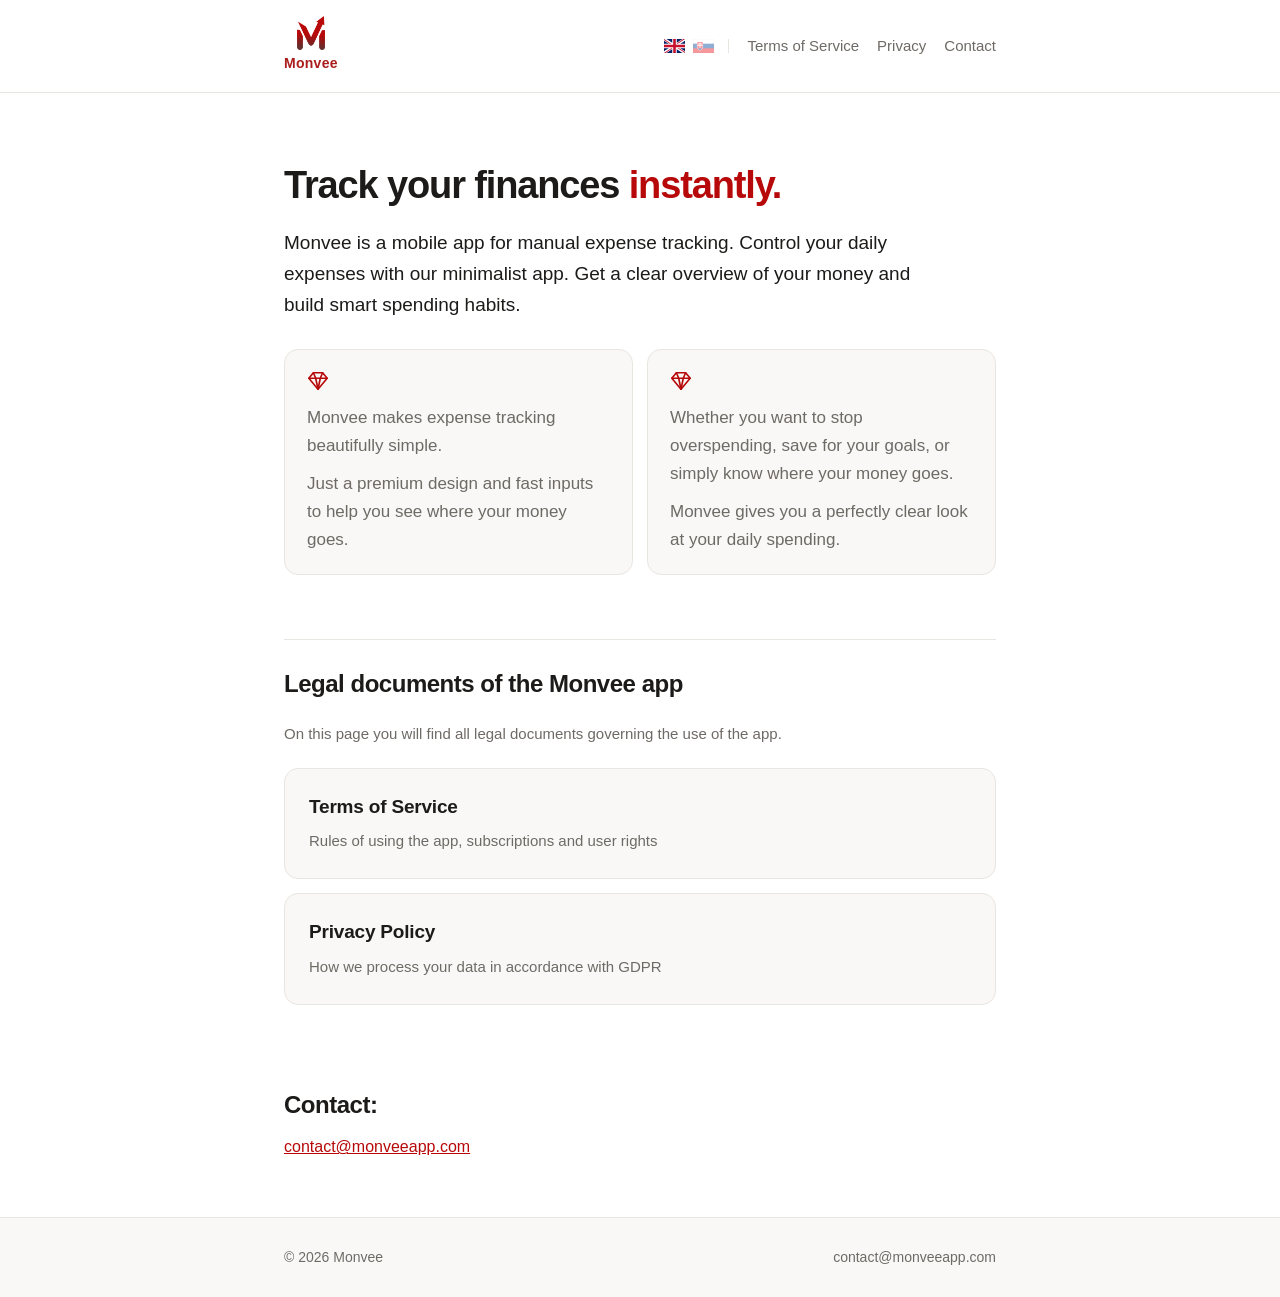
<file: index.html>
<!DOCTYPE html>
<html lang="en">
<head>
  <meta charset="UTF-8">
  <meta name="viewport" content="width=device-width, initial-scale=1.0">
  <title>Monvee – Legal documents</title>
  <meta name="description" content="Terms of Service and Privacy Policy of the Monvee app.">
  <link rel="icon" type="image/png" href="favicon.png">
  <link rel="apple-touch-icon" href="apple-touch-icon.png">
  <link rel="stylesheet" href="style.css">
</head>
<body>

<header>
  <div class="header-inner">
    <a class="logo" href="index.html">
      <img class="logo-mark" src="logo.png" alt="">
      <span class="logo-text">Monvee</span>
    </a>
    <nav>
      <span class="lang">
        <a class="flag active-lang" href="index.html" title="English" aria-label="English"><svg viewBox="0 0 60 40" width="21" height="14" aria-hidden="true"><clipPath id="ukc"><rect width="60" height="40"/></clipPath><g clip-path="url(#ukc)"><rect width="60" height="40" fill="#012169"/><path d="M0,0 60,40M60,0 0,40" stroke="#fff" stroke-width="8"/><clipPath id="ukt"><path d="M30,20h30v20zM30,20v20H0zM30,20H0V0zM30,20V0h30z"/></clipPath><path d="M0,0 60,40M60,0 0,40" clip-path="url(#ukt)" stroke="#C8102E" stroke-width="5"/><path d="M30,0v40M0,20h60" stroke="#fff" stroke-width="13"/><path d="M30,0v40M0,20h60" stroke="#C8102E" stroke-width="7.5"/></g><rect width="60" height="40" fill="none" stroke="#00000026" stroke-width="1.4"/></svg></a>
        <a class="flag" href="sk.html" title="Slovensky" aria-label="Slovensky"><svg viewBox="0 0 900 600" width="21" height="14" aria-hidden="true"><rect width="900" height="600" fill="#fff"/><rect y="200" width="900" height="400" fill="#0B4EA2"/><rect y="400" width="900" height="200" fill="#EE1C25"/><path d="M170 115H430V325C430 425 365 468 300 492C235 468 170 425 170 325Z" fill="#fff"/><path d="M185 130H415V322C415 412 358 452 300 474C242 452 185 412 185 322Z" fill="#EE1C25"/><clipPath id="skclip"><path d="M185 130H415V322C415 412 358 452 300 474C242 452 185 412 185 322Z"/></clipPath><g fill="#fff"><rect x="283" y="150" width="34" height="250"/><rect x="215" y="196" width="170" height="34"/><rect x="185" y="262" width="230" height="34"/></g><g clip-path="url(#skclip)" fill="#0B4EA2"><circle cx="225" cy="490" r="62"/><circle cx="375" cy="490" r="62"/><circle cx="300" cy="475" r="88"/></g><rect width="900" height="600" fill="none" stroke="#00000026" stroke-width="20"/></svg></a>
      </span>
      <a href="terms.html">Terms of Service</a>
      <a href="privacy.html">Privacy</a>
      <a href="#kontakt">Contact</a>
    </nav>
  </div>
</header>

<section class="hero">
  <h1>Track your finances <span class="accent">instantly.</span></h1>
  <p class="lead">Monvee is a mobile app for manual expense tracking. Control your daily expenses with our minimalist app. Get a clear overview of your money and build smart spending habits.</p>
  <div class="hero-features">
    <div class="feature">
      <svg class="feature-icon" viewBox="0 0 24 24" width="22" height="22" fill="none" stroke="currentColor" stroke-width="1.8" stroke-linejoin="round" stroke-linecap="round" aria-hidden="true"><path d="M7 3h10l5 6-10 12L2 9l5-6z"/><path d="M2 9h20"/><path d="M7 3l2.5 6L12 21l2.5-12L17 3"/></svg>
      <p>Monvee makes expense tracking beautifully simple.</p>
      <p>Just a premium design and fast inputs to help you see where your money goes.</p>
    </div>
    <div class="feature">
      <svg class="feature-icon" viewBox="0 0 24 24" width="22" height="22" fill="none" stroke="currentColor" stroke-width="1.8" stroke-linejoin="round" stroke-linecap="round" aria-hidden="true"><path d="M7 3h10l5 6-10 12L2 9l5-6z"/><path d="M2 9h20"/><path d="M7 3l2.5 6L12 21l2.5-12L17 3"/></svg>
      <p>Whether you want to stop overspending, save for your goals, or simply know where your money goes.</p>
      <p>Monvee gives you a perfectly clear look at your daily spending.</p>
    </div>
  </div>
</section>

<section class="doc-list">
  <h2>Legal documents of the Monvee app</h2>
  <p class="doc-list-intro">On this page you will find all legal documents governing the use of the app.</p>
  <a class="doc-card" href="terms.html">
    <h3>Terms of Service</h3>
    <span>Rules of using the app, subscriptions and user rights</span>
  </a>
  <a class="doc-card" href="privacy.html">
    <h3>Privacy Policy</h3>
    <span>How we process your data in accordance with GDPR</span>
  </a>
</section>

<section class="contact" id="kontakt">
  <h2>Contact:</h2>
  <p><a href="mailto:contact@monveeapp.com">contact@monveeapp.com</a></p>
</section>

<footer>
  <div class="footer-inner">
    <span>© 2026 Monvee</span>
    <a href="mailto:contact@monveeapp.com">contact@monveeapp.com</a>
  </div>
</footer>

</body>
</html>
</file>
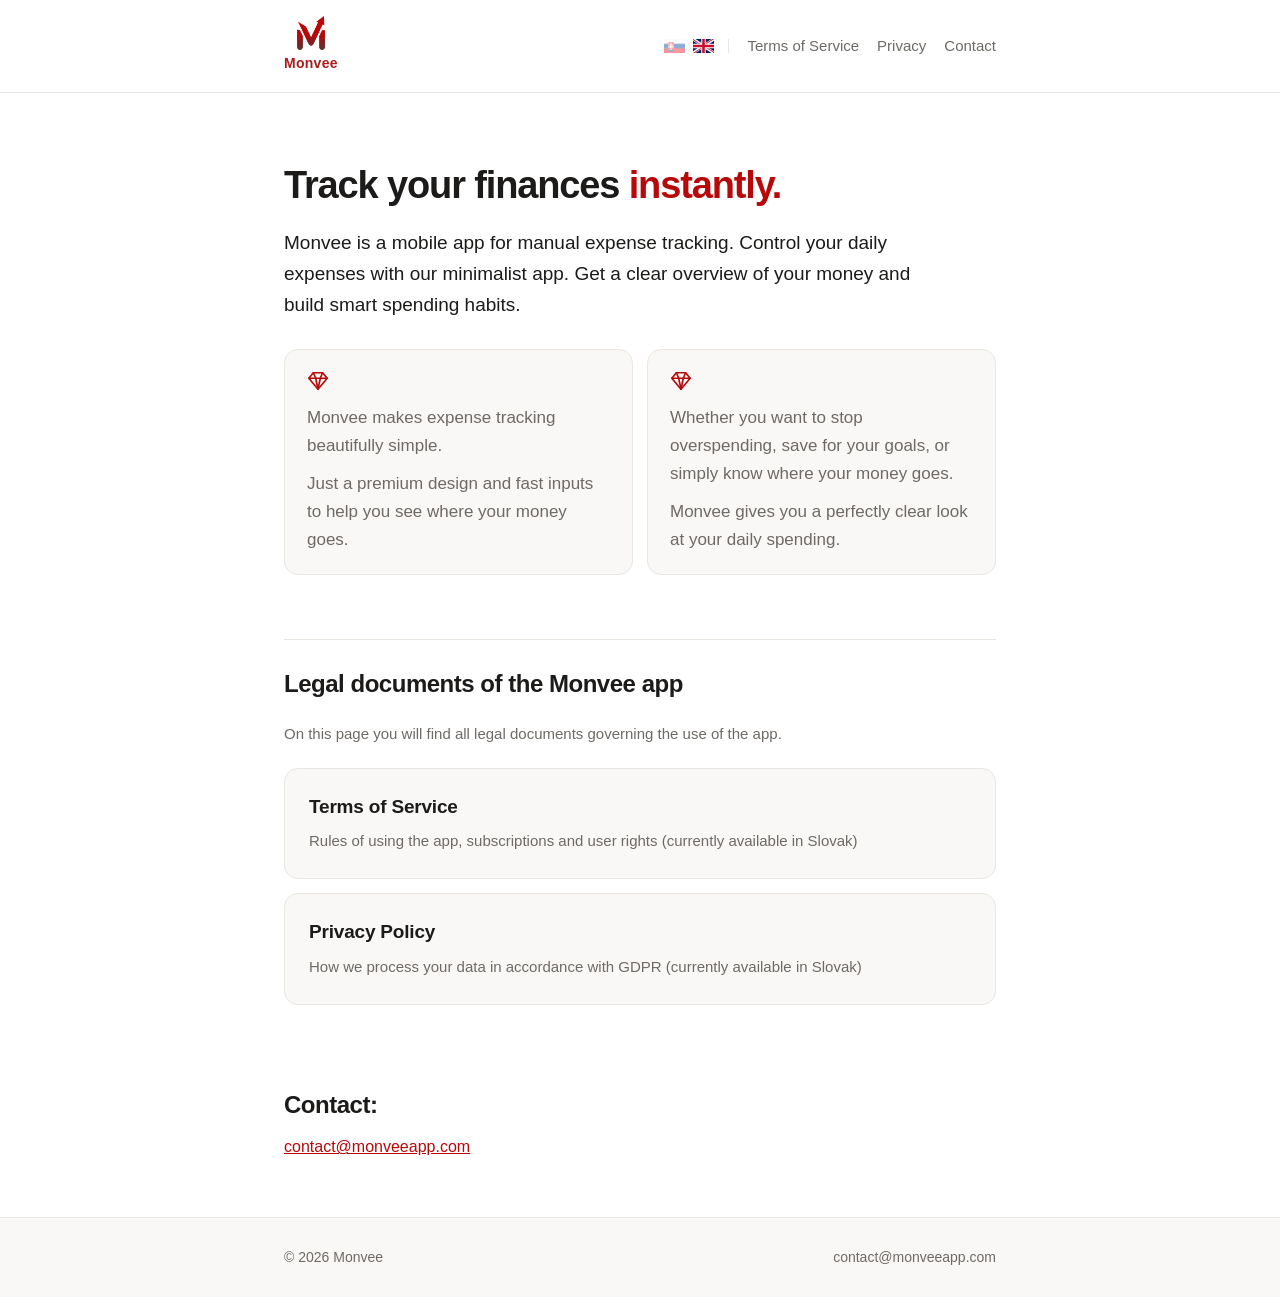
<file: en.html>
<!DOCTYPE html>
<html lang="en">
<head>
  <meta charset="UTF-8">
  <meta name="viewport" content="width=device-width, initial-scale=1.0">
  <title>Monvee – Legal documents</title>
  <meta name="description" content="Terms of Service and Privacy Policy of the Monvee app.">
  <link rel="icon" type="image/png" href="favicon.png">
  <link rel="apple-touch-icon" href="apple-touch-icon.png">
  <link rel="stylesheet" href="style.css">
</head>
<body>

<header>
  <div class="header-inner">
    <a class="logo" href="en.html">
      <img class="logo-mark" src="logo.png" alt="">
      <span class="logo-text">Monvee</span>
    </a>
    <nav>
      <span class="lang">
        <a class="flag" href="index.html" title="Slovensky" aria-label="Slovensky"><svg viewBox="0 0 900 600" width="21" height="14" aria-hidden="true"><rect width="900" height="600" fill="#fff"/><rect y="200" width="900" height="400" fill="#0B4EA2"/><rect y="400" width="900" height="200" fill="#EE1C25"/><g><path d="M172 130h256v180c0 100-64 144-128 166-64-22-128-66-128-166V130z" fill="#fff"/><path d="M186 144h228v166c0 92-57 132-114 152-57-20-114-60-114-152V144z" fill="#EE1C25"/><path d="M278 176h44v56h56v44h-56v40h68v44h-68v96h-44v-96h-68v-44h68v-40h-56v-44h56v-56z" fill="#fff"/><path d="M300 480c-46-30-78-24-100-2 10 36 40 62 100 84 60-22 90-48 100-84-22-22-54-28-100 2z" fill="#0B4EA2"/><path d="M218 452c-16 0-30 6-40 16 4 12 10 24 18 34 14-16 32-26 54-28-10-12-20-22-32-22zm164 0c-12 0-22 10-32 22 22 2 40 12 54 28 8-10 14-22 18-34-10-10-24-16-40-16z" fill="#0B4EA2"/></g><rect width="900" height="600" fill="none" stroke="#00000026" stroke-width="20"/></svg></a>
        <a class="flag active-lang" href="en.html" title="English" aria-label="English"><svg viewBox="0 0 60 40" width="21" height="14" aria-hidden="true"><clipPath id="ukc"><rect width="60" height="40"/></clipPath><g clip-path="url(#ukc)"><rect width="60" height="40" fill="#012169"/><path d="M0,0 60,40M60,0 0,40" stroke="#fff" stroke-width="8"/><clipPath id="ukt"><path d="M30,20h30v20zM30,20v20H0zM30,20H0V0zM30,20V0h30z"/></clipPath><path d="M0,0 60,40M60,0 0,40" clip-path="url(#ukt)" stroke="#C8102E" stroke-width="5"/><path d="M30,0v40M0,20h60" stroke="#fff" stroke-width="13"/><path d="M30,0v40M0,20h60" stroke="#C8102E" stroke-width="7.5"/></g><rect width="60" height="40" fill="none" stroke="#00000026" stroke-width="1.4"/></svg></a>
      </span>
      <a href="obchodne-podmienky.html">Terms of Service</a>
      <a href="ochrana-sukromia.html">Privacy</a>
      <a href="#kontakt">Contact</a>
    </nav>
  </div>
</header>

<section class="hero">
  <h1>Track your finances <span class="accent">instantly.</span></h1>
  <p class="lead">Monvee is a mobile app for manual expense tracking. Control your daily expenses with our minimalist app. Get a clear overview of your money and build smart spending habits.</p>
  <div class="hero-features">
    <div class="feature">
      <svg class="feature-icon" viewBox="0 0 24 24" width="22" height="22" fill="none" stroke="currentColor" stroke-width="1.8" stroke-linejoin="round" stroke-linecap="round" aria-hidden="true"><path d="M7 3h10l5 6-10 12L2 9l5-6z"/><path d="M2 9h20"/><path d="M7 3l2.5 6L12 21l2.5-12L17 3"/></svg>
      <p>Monvee makes expense tracking beautifully simple.</p>
      <p>Just a premium design and fast inputs to help you see where your money goes.</p>
    </div>
    <div class="feature">
      <svg class="feature-icon" viewBox="0 0 24 24" width="22" height="22" fill="none" stroke="currentColor" stroke-width="1.8" stroke-linejoin="round" stroke-linecap="round" aria-hidden="true"><path d="M7 3h10l5 6-10 12L2 9l5-6z"/><path d="M2 9h20"/><path d="M7 3l2.5 6L12 21l2.5-12L17 3"/></svg>
      <p>Whether you want to stop overspending, save for your goals, or simply know where your money goes.</p>
      <p>Monvee gives you a perfectly clear look at your daily spending.</p>
    </div>
  </div>
</section>

<section class="doc-list">
  <h2>Legal documents of the Monvee app</h2>
  <p class="doc-list-intro">On this page you will find all legal documents governing the use of the app.</p>
  <a class="doc-card" href="obchodne-podmienky.html">
    <h3>Terms of Service</h3>
    <span>Rules of using the app, subscriptions and user rights (currently available in Slovak)</span>
  </a>
  <a class="doc-card" href="ochrana-sukromia.html">
    <h3>Privacy Policy</h3>
    <span>How we process your data in accordance with GDPR (currently available in Slovak)</span>
  </a>
</section>

<section class="contact" id="kontakt">
  <h2>Contact:</h2>
  <p><a href="mailto:contact@monveeapp.com">contact@monveeapp.com</a></p>
</section>

<footer>
  <div class="footer-inner">
    <span>© 2026 Monvee</span>
    <a href="mailto:contact@monveeapp.com">contact@monveeapp.com</a>
  </div>
</footer>

</body>
</html>
</file>
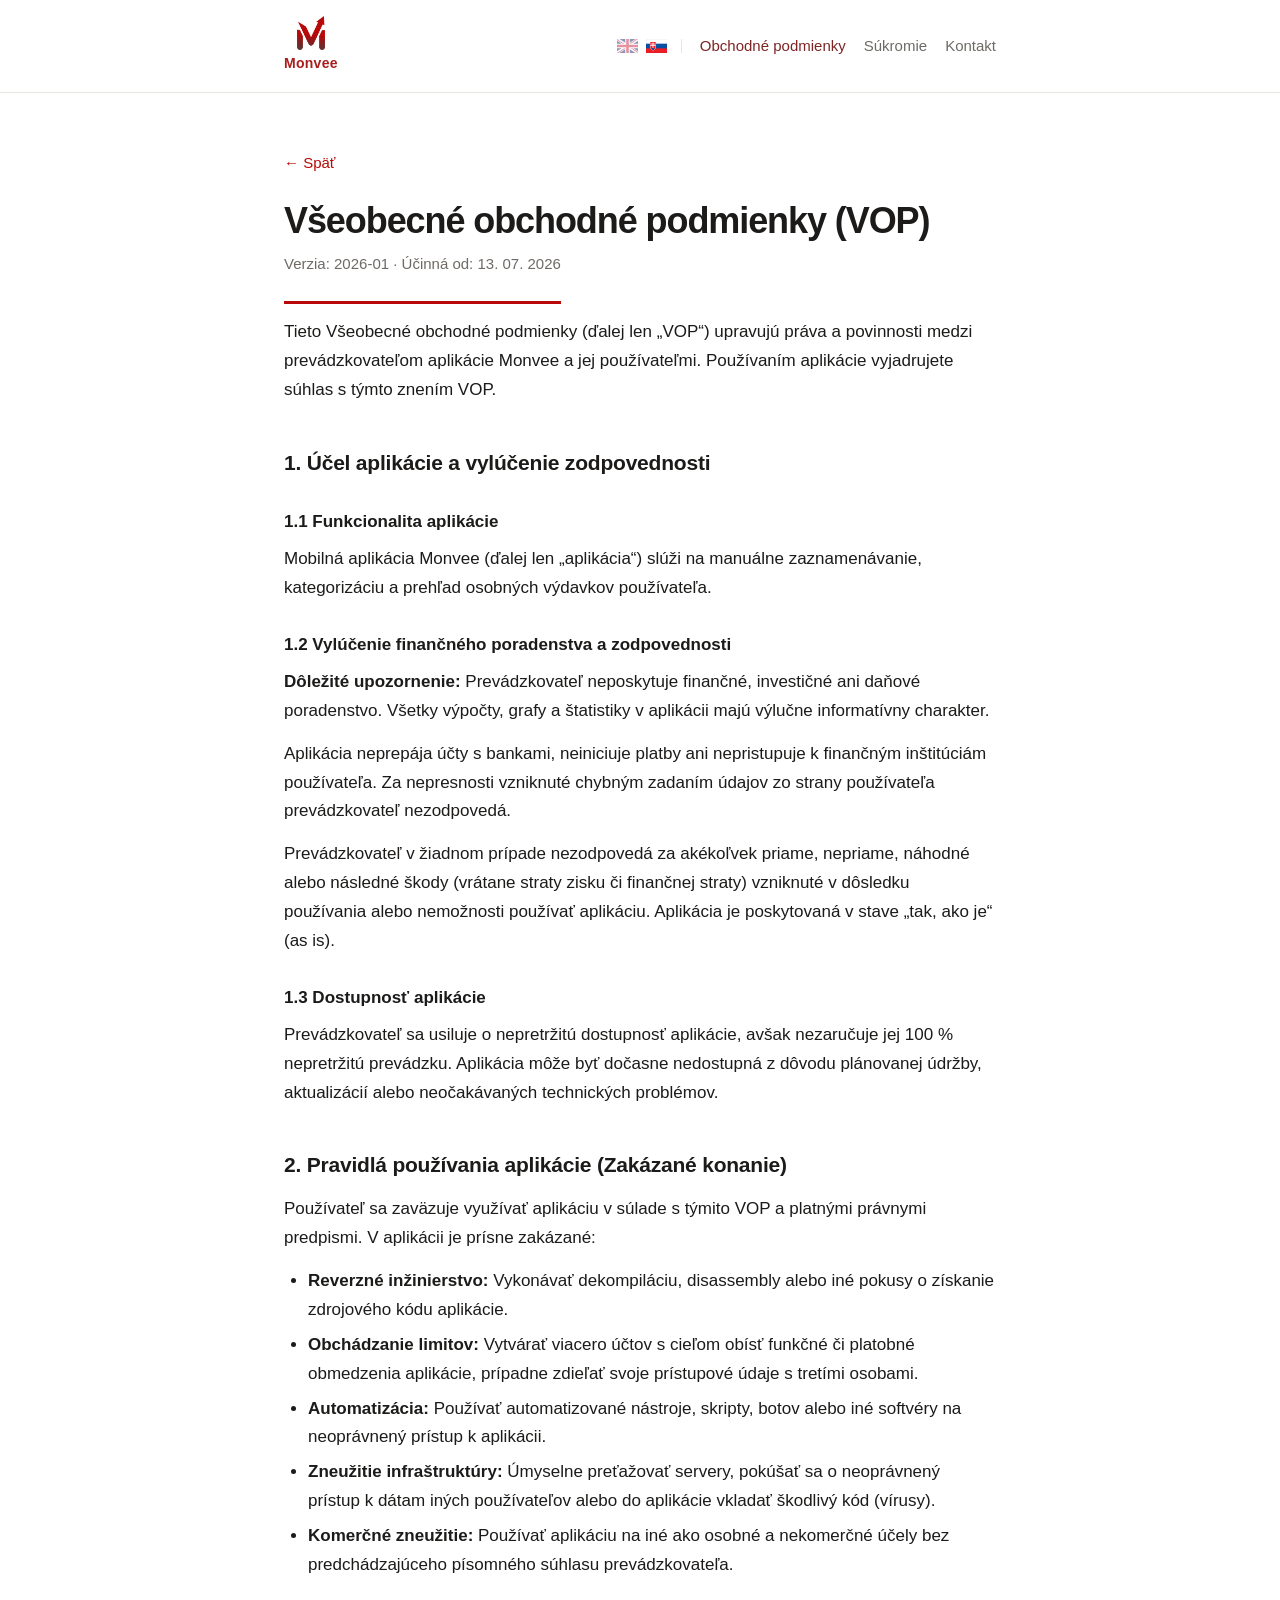
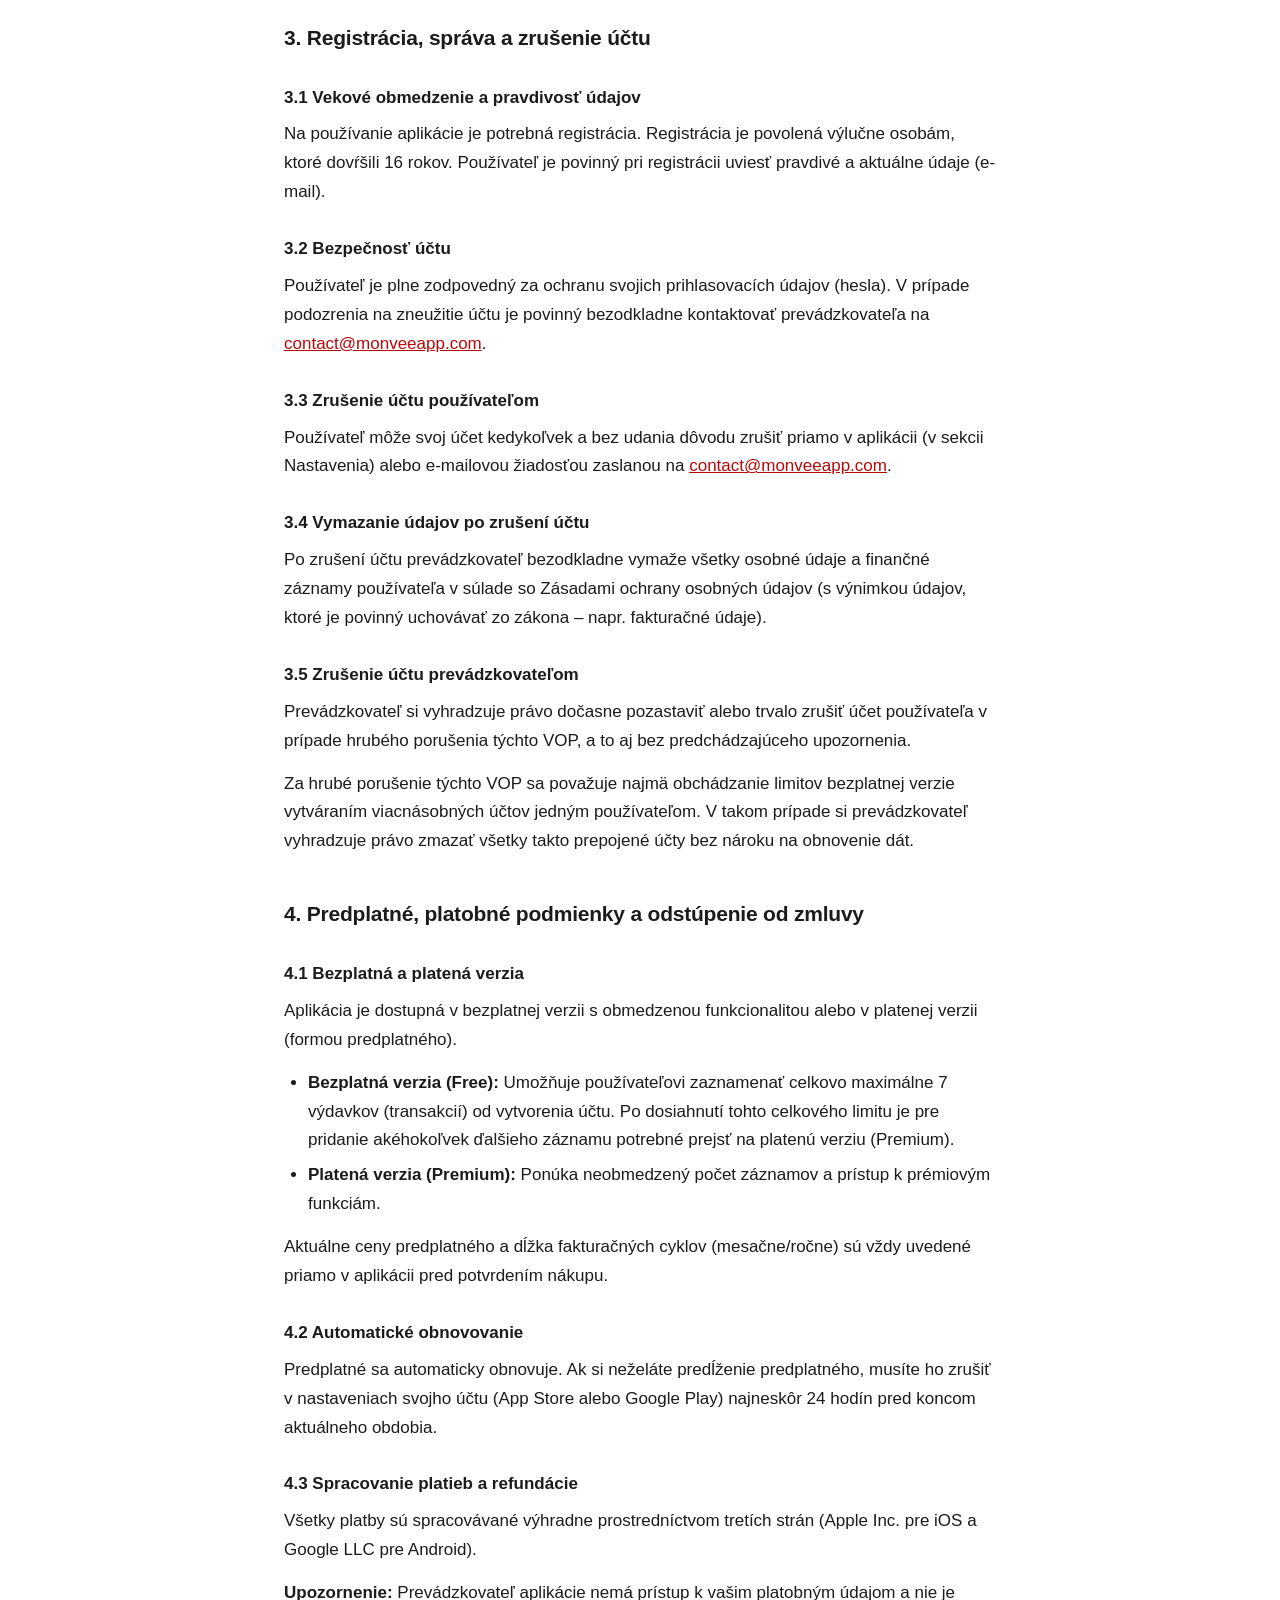
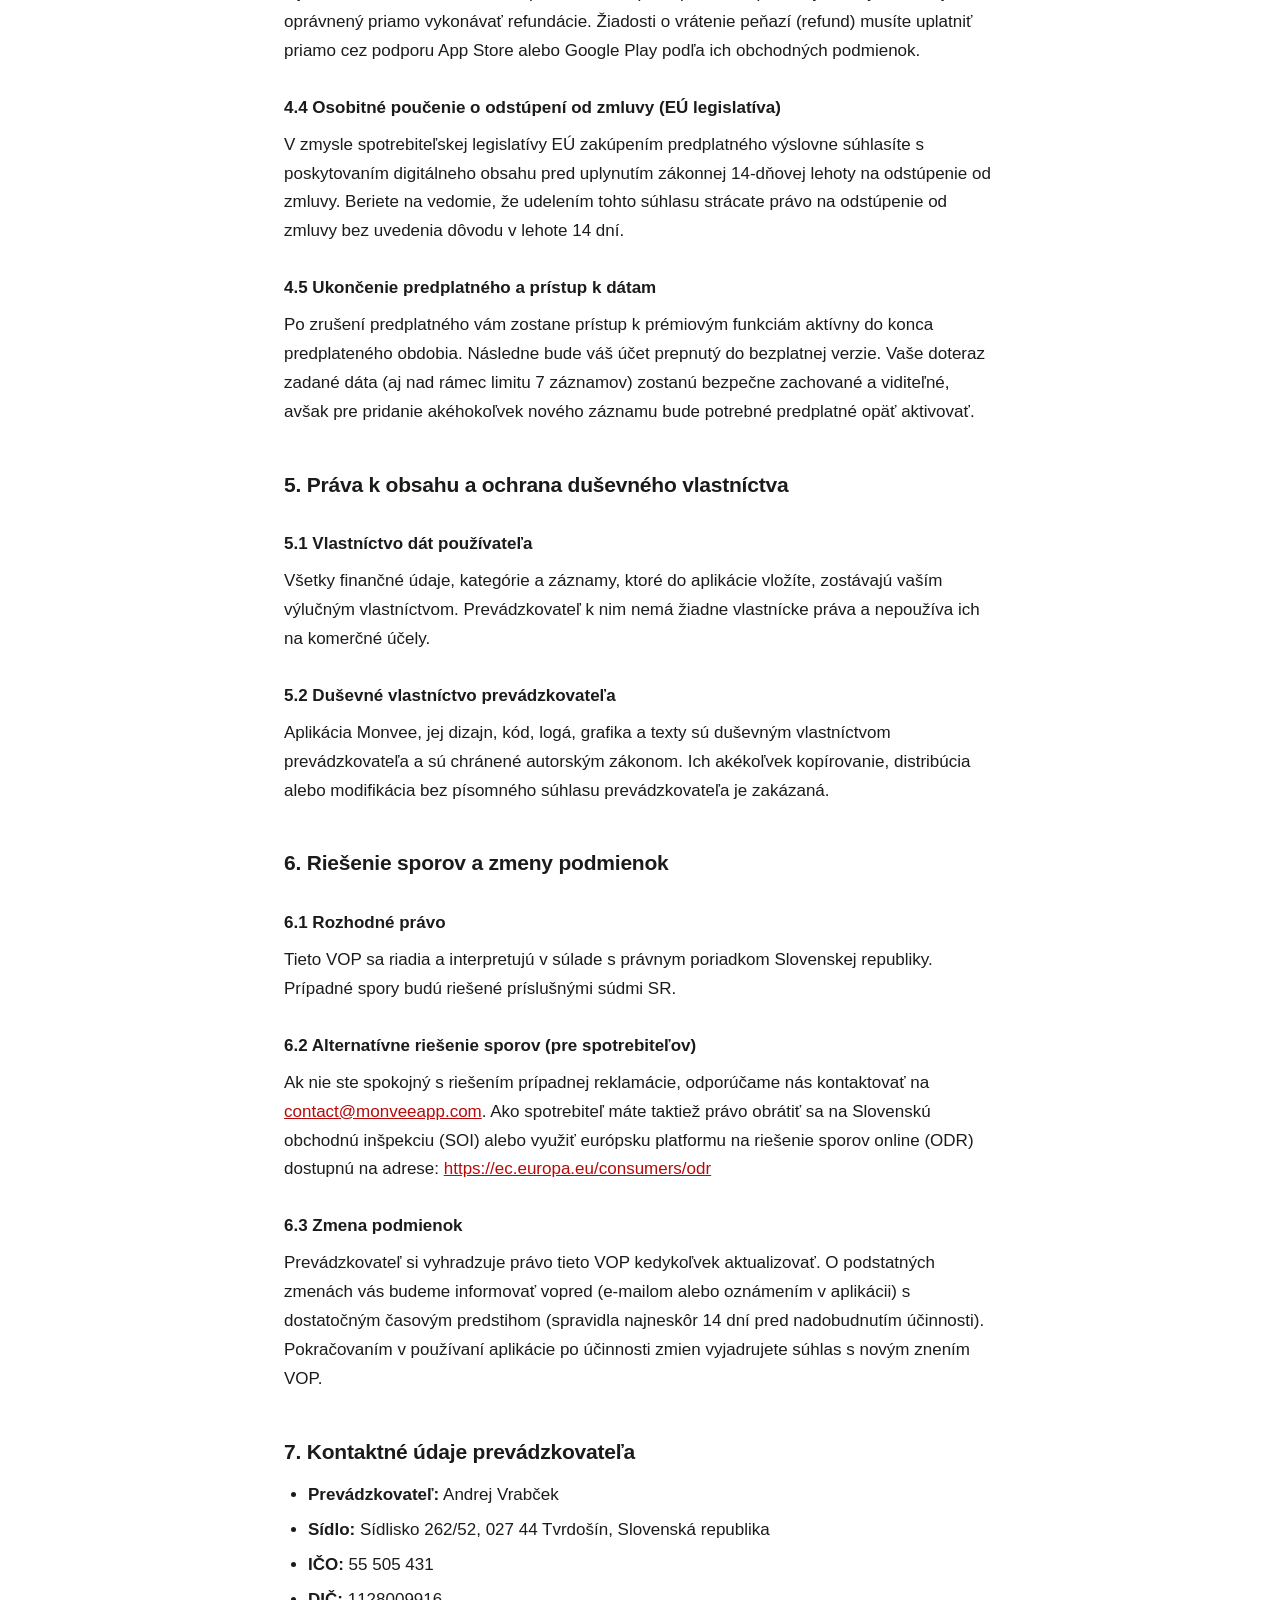
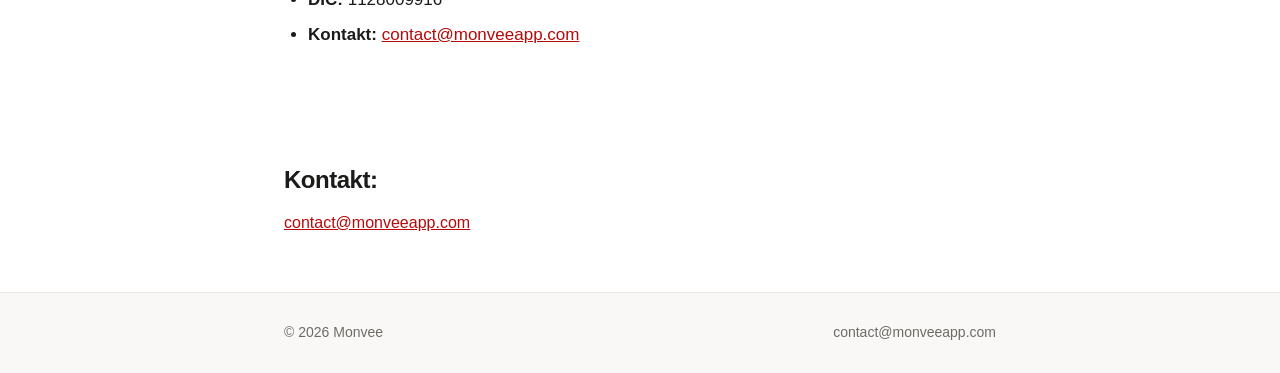
<file: obchodne-podmienky.html>
<!DOCTYPE html>
<html lang="sk">
<head>
  <meta charset="UTF-8">
  <meta name="viewport" content="width=device-width, initial-scale=1.0">
  <title>Všeobecné obchodné podmienky – Monvee</title>
  <meta name="description" content="Všeobecné obchodné podmienky aplikácie Monvee.">
  <link rel="icon" type="image/png" href="favicon.png">
  <link rel="apple-touch-icon" href="apple-touch-icon.png">
  <link rel="stylesheet" href="style.css">
</head>
<body>

<header>
  <div class="header-inner">
    <a class="logo" href="sk.html">
      <img class="logo-mark" src="logo.png" alt="">
      <span class="logo-text">Monvee</span>
    </a>
    <nav>
      <span class="lang">
        <a class="flag" href="terms.html" title="English" aria-label="English"><svg viewBox="0 0 60 40" width="21" height="14" aria-hidden="true"><clipPath id="ukc"><rect width="60" height="40"/></clipPath><g clip-path="url(#ukc)"><rect width="60" height="40" fill="#012169"/><path d="M0,0 60,40M60,0 0,40" stroke="#fff" stroke-width="8"/><clipPath id="ukt"><path d="M30,20h30v20zM30,20v20H0zM30,20H0V0zM30,20V0h30z"/></clipPath><path d="M0,0 60,40M60,0 0,40" clip-path="url(#ukt)" stroke="#C8102E" stroke-width="5"/><path d="M30,0v40M0,20h60" stroke="#fff" stroke-width="13"/><path d="M30,0v40M0,20h60" stroke="#C8102E" stroke-width="7.5"/></g><rect width="60" height="40" fill="none" stroke="#00000026" stroke-width="1.4"/></svg></a>
        <a class="flag active-lang" href="sk.html" title="Slovensky" aria-label="Slovensky"><svg viewBox="0 0 900 600" width="21" height="14" aria-hidden="true"><rect width="900" height="600" fill="#fff"/><rect y="200" width="900" height="400" fill="#0B4EA2"/><rect y="400" width="900" height="200" fill="#EE1C25"/><path d="M170 115H430V325C430 425 365 468 300 492C235 468 170 425 170 325Z" fill="#fff"/><path d="M185 130H415V322C415 412 358 452 300 474C242 452 185 412 185 322Z" fill="#EE1C25"/><clipPath id="skclip"><path d="M185 130H415V322C415 412 358 452 300 474C242 452 185 412 185 322Z"/></clipPath><g fill="#fff"><rect x="283" y="150" width="34" height="250"/><rect x="215" y="196" width="170" height="34"/><rect x="185" y="262" width="230" height="34"/></g><g clip-path="url(#skclip)" fill="#0B4EA2"><circle cx="225" cy="490" r="62"/><circle cx="375" cy="490" r="62"/><circle cx="300" cy="475" r="88"/></g><rect width="900" height="600" fill="none" stroke="#00000026" stroke-width="20"/></svg></a>
      </span>
      <a class="active" href="obchodne-podmienky.html">Obchodné podmienky</a>
      <a href="ochrana-sukromia.html">Súkromie</a>
      <a href="#kontakt">Kontakt</a>
    </nav>
  </div>
</header>

<main class="doc">
  <a class="back" href="sk.html"><span aria-hidden="true">&larr;</span> Späť</a>
  <h1>Všeobecné obchodné podmienky (VOP)</h1>
  <p class="doc-meta">Verzia: 2026-01 &middot; Účinná od: 13. 07. 2026</p>

  <p>Tieto Všeobecné obchodné podmienky (ďalej len „VOP“) upravujú práva a povinnosti medzi prevádzkovateľom aplikácie Monvee a jej používateľmi. Používaním aplikácie vyjadrujete súhlas s týmto znením VOP.</p>

  <h2>1. Účel aplikácie a vylúčenie zodpovednosti</h2>

  <h3>1.1 Funkcionalita aplikácie</h3>
  <p>Mobilná aplikácia Monvee (ďalej len „aplikácia“) slúži na manuálne zaznamenávanie, kategorizáciu a prehľad osobných výdavkov používateľa.</p>

  <h3>1.2 Vylúčenie finančného poradenstva a zodpovednosti</h3>
  <p><strong>Dôležité upozornenie:</strong> Prevádzkovateľ neposkytuje finančné, investičné ani daňové poradenstvo. Všetky výpočty, grafy a štatistiky v aplikácii majú výlučne informatívny charakter.</p>
  <p>Aplikácia neprepája účty s bankami, neiniciuje platby ani nepristupuje k finančným inštitúciám používateľa. Za nepresnosti vzniknuté chybným zadaním údajov zo strany používateľa prevádzkovateľ nezodpovedá.</p>
  <p>Prevádzkovateľ v žiadnom prípade nezodpovedá za akékoľvek priame, nepriame, náhodné alebo následné škody (vrátane straty zisku či finančnej straty) vzniknuté v dôsledku používania alebo nemožnosti používať aplikáciu. Aplikácia je poskytovaná v stave „tak, ako je“ (as is).</p>

  <h3>1.3 Dostupnosť aplikácie</h3>
  <p>Prevádzkovateľ sa usiluje o nepretržitú dostupnosť aplikácie, avšak nezaručuje jej 100 % nepretržitú prevádzku. Aplikácia môže byť dočasne nedostupná z dôvodu plánovanej údržby, aktualizácií alebo neočakávaných technických problémov.</p>

  <h2>2. Pravidlá používania aplikácie (Zakázané konanie)</h2>
  <p>Používateľ sa zaväzuje využívať aplikáciu v súlade s týmito VOP a platnými právnymi predpismi. V aplikácii je prísne zakázané:</p>
  <ul>
    <li><strong>Reverzné inžinierstvo:</strong> Vykonávať dekompiláciu, disassembly alebo iné pokusy o získanie zdrojového kódu aplikácie.</li>
    <li><strong>Obchádzanie limitov:</strong> Vytvárať viacero účtov s cieľom obísť funkčné či platobné obmedzenia aplikácie, prípadne zdieľať svoje prístupové údaje s tretími osobami.</li>
    <li><strong>Automatizácia:</strong> Používať automatizované nástroje, skripty, botov alebo iné softvéry na neoprávnený prístup k aplikácii.</li>
    <li><strong>Zneužitie infraštruktúry:</strong> Úmyselne preťažovať servery, pokúšať sa o neoprávnený prístup k dátam iných používateľov alebo do aplikácie vkladať škodlivý kód (vírusy).</li>
    <li><strong>Komerčné zneužitie:</strong> Používať aplikáciu na iné ako osobné a nekomerčné účely bez predchádzajúceho písomného súhlasu prevádzkovateľa.</li>
  </ul>

  <h2>3. Registrácia, správa a zrušenie účtu</h2>

  <h3>3.1 Vekové obmedzenie a pravdivosť údajov</h3>
  <p>Na používanie aplikácie je potrebná registrácia. Registrácia je povolená výlučne osobám, ktoré dovŕšili 16 rokov. Používateľ je povinný pri registrácii uviesť pravdivé a aktuálne údaje (e-mail).</p>

  <h3>3.2 Bezpečnosť účtu</h3>
  <p>Používateľ je plne zodpovedný za ochranu svojich prihlasovacích údajov (hesla). V prípade podozrenia na zneužitie účtu je povinný bezodkladne kontaktovať prevádzkovateľa na <a href="mailto:contact@monveeapp.com">contact@monveeapp.com</a>.</p>

  <h3>3.3 Zrušenie účtu používateľom</h3>
  <p>Používateľ môže svoj účet kedykoľvek a bez udania dôvodu zrušiť priamo v aplikácii (v sekcii Nastavenia) alebo e-mailovou žiadosťou zaslanou na <a href="mailto:contact@monveeapp.com">contact@monveeapp.com</a>.</p>

  <h3>3.4 Vymazanie údajov po zrušení účtu</h3>
  <p>Po zrušení účtu prevádzkovateľ bezodkladne vymaže všetky osobné údaje a finančné záznamy používateľa v súlade so Zásadami ochrany osobných údajov (s výnimkou údajov, ktoré je povinný uchovávať zo zákona – napr. fakturačné údaje).</p>

  <h3>3.5 Zrušenie účtu prevádzkovateľom</h3>
  <p>Prevádzkovateľ si vyhradzuje právo dočasne pozastaviť alebo trvalo zrušiť účet používateľa v prípade hrubého porušenia týchto VOP, a to aj bez predchádzajúceho upozornenia.</p>
  <p>Za hrubé porušenie týchto VOP sa považuje najmä obchádzanie limitov bezplatnej verzie vytváraním viacnásobných účtov jedným používateľom. V takom prípade si prevádzkovateľ vyhradzuje právo zmazať všetky takto prepojené účty bez nároku na obnovenie dát.</p>

  <h2>4. Predplatné, platobné podmienky a odstúpenie od zmluvy</h2>

  <h3>4.1 Bezplatná a platená verzia</h3>
  <p>Aplikácia je dostupná v bezplatnej verzii s obmedzenou funkcionalitou alebo v platenej verzii (formou predplatného).</p>
  <ul>
    <li><strong>Bezplatná verzia (Free):</strong> Umožňuje používateľovi zaznamenať celkovo maximálne 7 výdavkov (transakcií) od vytvorenia účtu. Po dosiahnutí tohto celkového limitu je pre pridanie akéhokoľvek ďalšieho záznamu potrebné prejsť na platenú verziu (Premium).</li>
    <li><strong>Platená verzia (Premium):</strong> Ponúka neobmedzený počet záznamov a prístup k prémiovým funkciám.</li>
  </ul>
  <p>Aktuálne ceny predplatného a dĺžka fakturačných cyklov (mesačne/ročne) sú vždy uvedené priamo v aplikácii pred potvrdením nákupu.</p>

  <h3>4.2 Automatické obnovovanie</h3>
  <p>Predplatné sa automaticky obnovuje. Ak si neželáte predĺženie predplatného, musíte ho zrušiť v nastaveniach svojho účtu (App Store alebo Google Play) najneskôr 24 hodín pred koncom aktuálneho obdobia.</p>

  <h3>4.3 Spracovanie platieb a refundácie</h3>
  <p>Všetky platby sú spracovávané výhradne prostredníctvom tretích strán (Apple Inc. pre iOS a Google LLC pre Android).</p>
  <p><strong>Upozornenie:</strong> Prevádzkovateľ aplikácie nemá prístup k vašim platobným údajom a nie je oprávnený priamo vykonávať refundácie. Žiadosti o vrátenie peňazí (refund) musíte uplatniť priamo cez podporu App Store alebo Google Play podľa ich obchodných podmienok.</p>

  <h3>4.4 Osobitné poučenie o odstúpení od zmluvy (EÚ legislatíva)</h3>
  <p>V zmysle spotrebiteľskej legislatívy EÚ zakúpením predplatného výslovne súhlasíte s poskytovaním digitálneho obsahu pred uplynutím zákonnej 14-dňovej lehoty na odstúpenie od zmluvy. Beriete na vedomie, že udelením tohto súhlasu strácate právo na odstúpenie od zmluvy bez uvedenia dôvodu v lehote 14 dní.</p>

  <h3>4.5 Ukončenie predplatného a prístup k dátam</h3>
  <p>Po zrušení predplatného vám zostane prístup k prémiovým funkciám aktívny do konca predplateného obdobia. Následne bude váš účet prepnutý do bezplatnej verzie. Vaše doteraz zadané dáta (aj nad rámec limitu 7 záznamov) zostanú bezpečne zachované a viditeľné, avšak pre pridanie akéhokoľvek nového záznamu bude potrebné predplatné opäť aktivovať.</p>

  <h2>5. Práva k obsahu a ochrana duševného vlastníctva</h2>

  <h3>5.1 Vlastníctvo dát používateľa</h3>
  <p>Všetky finančné údaje, kategórie a záznamy, ktoré do aplikácie vložíte, zostávajú vaším výlučným vlastníctvom. Prevádzkovateľ k nim nemá žiadne vlastnícke práva a nepoužíva ich na komerčné účely.</p>

  <h3>5.2 Duševné vlastníctvo prevádzkovateľa</h3>
  <p>Aplikácia Monvee, jej dizajn, kód, logá, grafika a texty sú duševným vlastníctvom prevádzkovateľa a sú chránené autorským zákonom. Ich akékoľvek kopírovanie, distribúcia alebo modifikácia bez písomného súhlasu prevádzkovateľa je zakázaná.</p>

  <h2>6. Riešenie sporov a zmeny podmienok</h2>

  <h3>6.1 Rozhodné právo</h3>
  <p>Tieto VOP sa riadia a interpretujú v súlade s právnym poriadkom Slovenskej republiky. Prípadné spory budú riešené príslušnými súdmi SR.</p>

  <h3>6.2 Alternatívne riešenie sporov (pre spotrebiteľov)</h3>
  <p>Ak nie ste spokojný s riešením prípadnej reklamácie, odporúčame nás kontaktovať na <a href="mailto:contact@monveeapp.com">contact@monveeapp.com</a>. Ako spotrebiteľ máte taktiež právo obrátiť sa na Slovenskú obchodnú inšpekciu (SOI) alebo využiť európsku platformu na riešenie sporov online (ODR) dostupnú na adrese: <a href="https://ec.europa.eu/consumers/odr" target="_blank" rel="noopener">https://ec.europa.eu/consumers/odr</a></p>

  <h3>6.3 Zmena podmienok</h3>
  <p>Prevádzkovateľ si vyhradzuje právo tieto VOP kedykoľvek aktualizovať. O podstatných zmenách vás budeme informovať vopred (e-mailom alebo oznámením v aplikácii) s dostatočným časovým predstihom (spravidla najneskôr 14 dní pred nadobudnutím účinnosti). Pokračovaním v používaní aplikácie po účinnosti zmien vyjadrujete súhlas s novým znením VOP.</p>

  <h2>7. Kontaktné údaje prevádzkovateľa</h2>
  <ul>
    <li><strong>Prevádzkovateľ:</strong> Andrej Vrabček</li>
    <li><strong>Sídlo:</strong> Sídlisko 262/52, 027 44 Tvrdošín, Slovenská republika</li>
    <li><strong>IČO:</strong> 55 505 431</li>
    <li><strong>DIČ:</strong> 1128009916</li>
    <li><strong>Kontakt:</strong> <a href="mailto:contact@monveeapp.com">contact@monveeapp.com</a></li>
  </ul>

</main>

<section class="contact" id="kontakt">
  <h2>Kontakt:</h2>
  <p><a href="mailto:contact@monveeapp.com">contact@monveeapp.com</a></p>
</section>

<footer>
  <div class="footer-inner">
    <span>© 2026 Monvee</span>
    <a href="mailto:contact@monveeapp.com">contact@monveeapp.com</a>
  </div>
</footer>

</body>
</html>
</file>
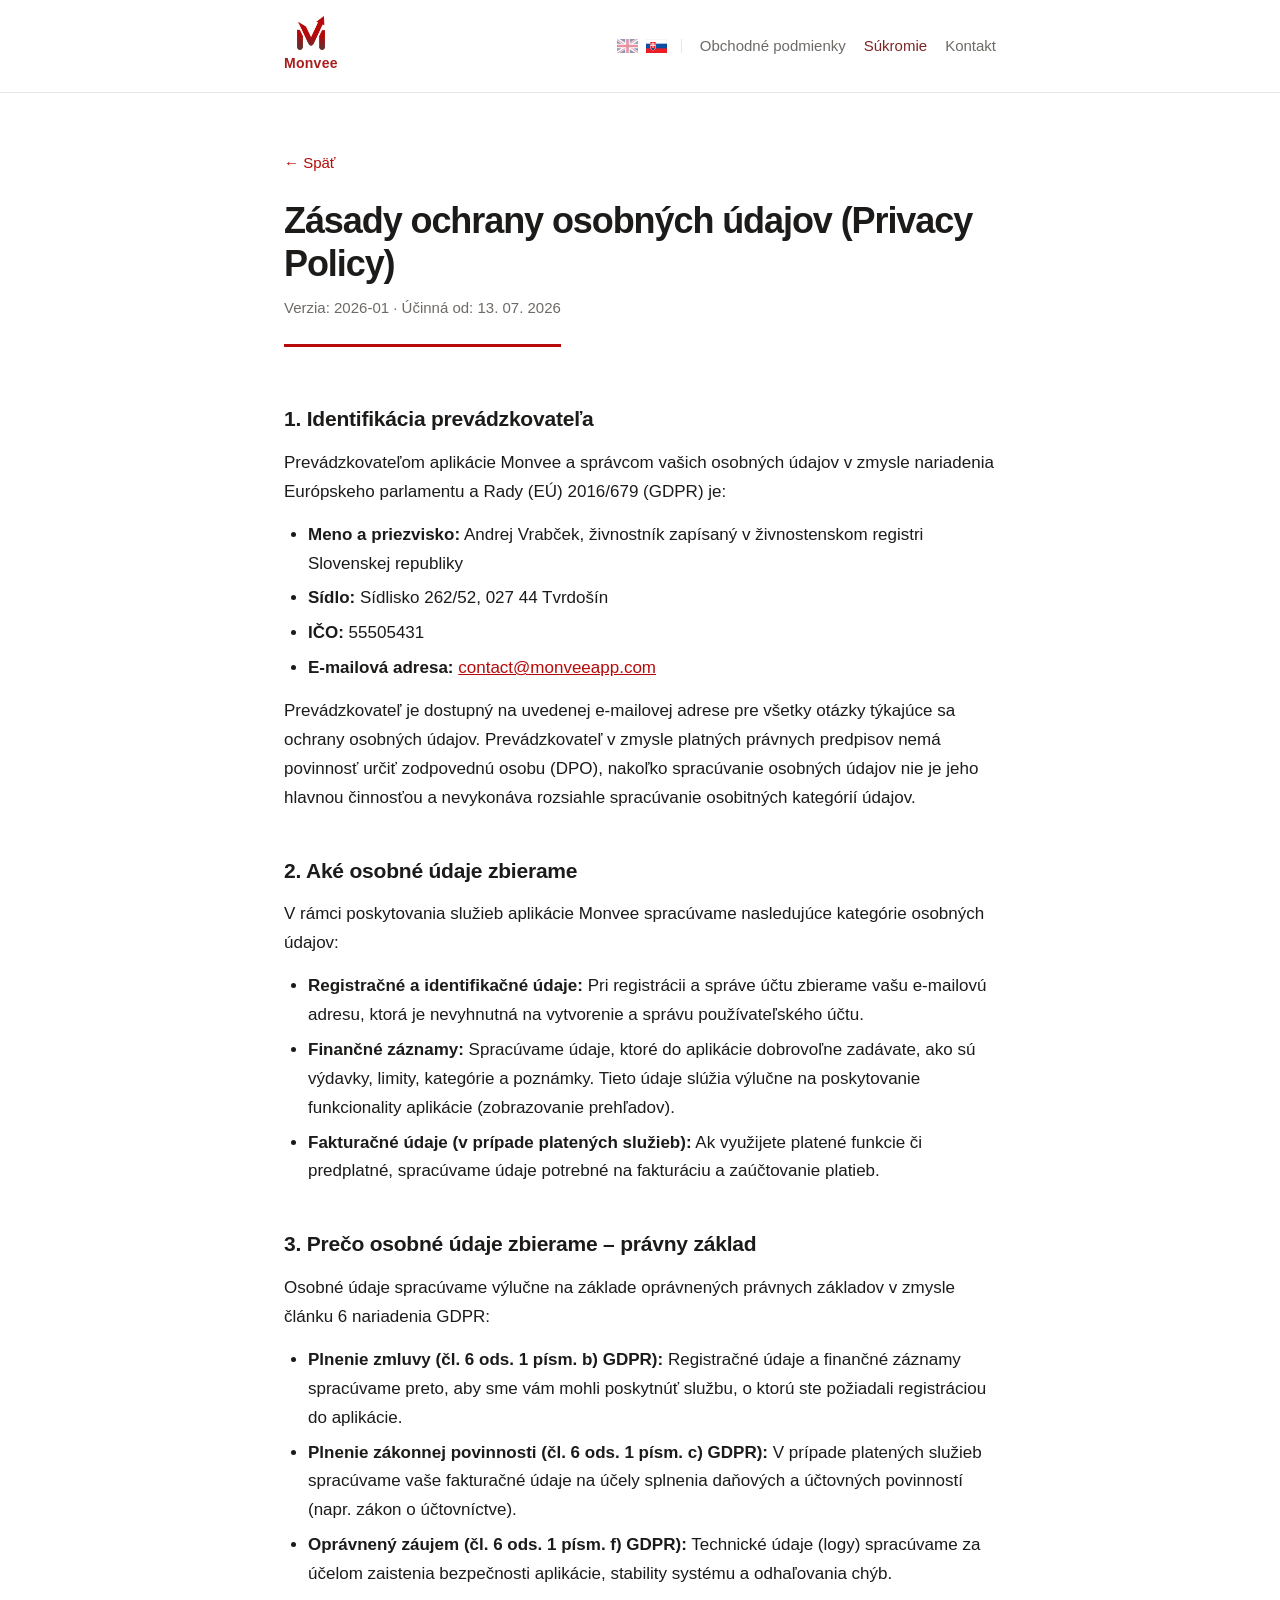
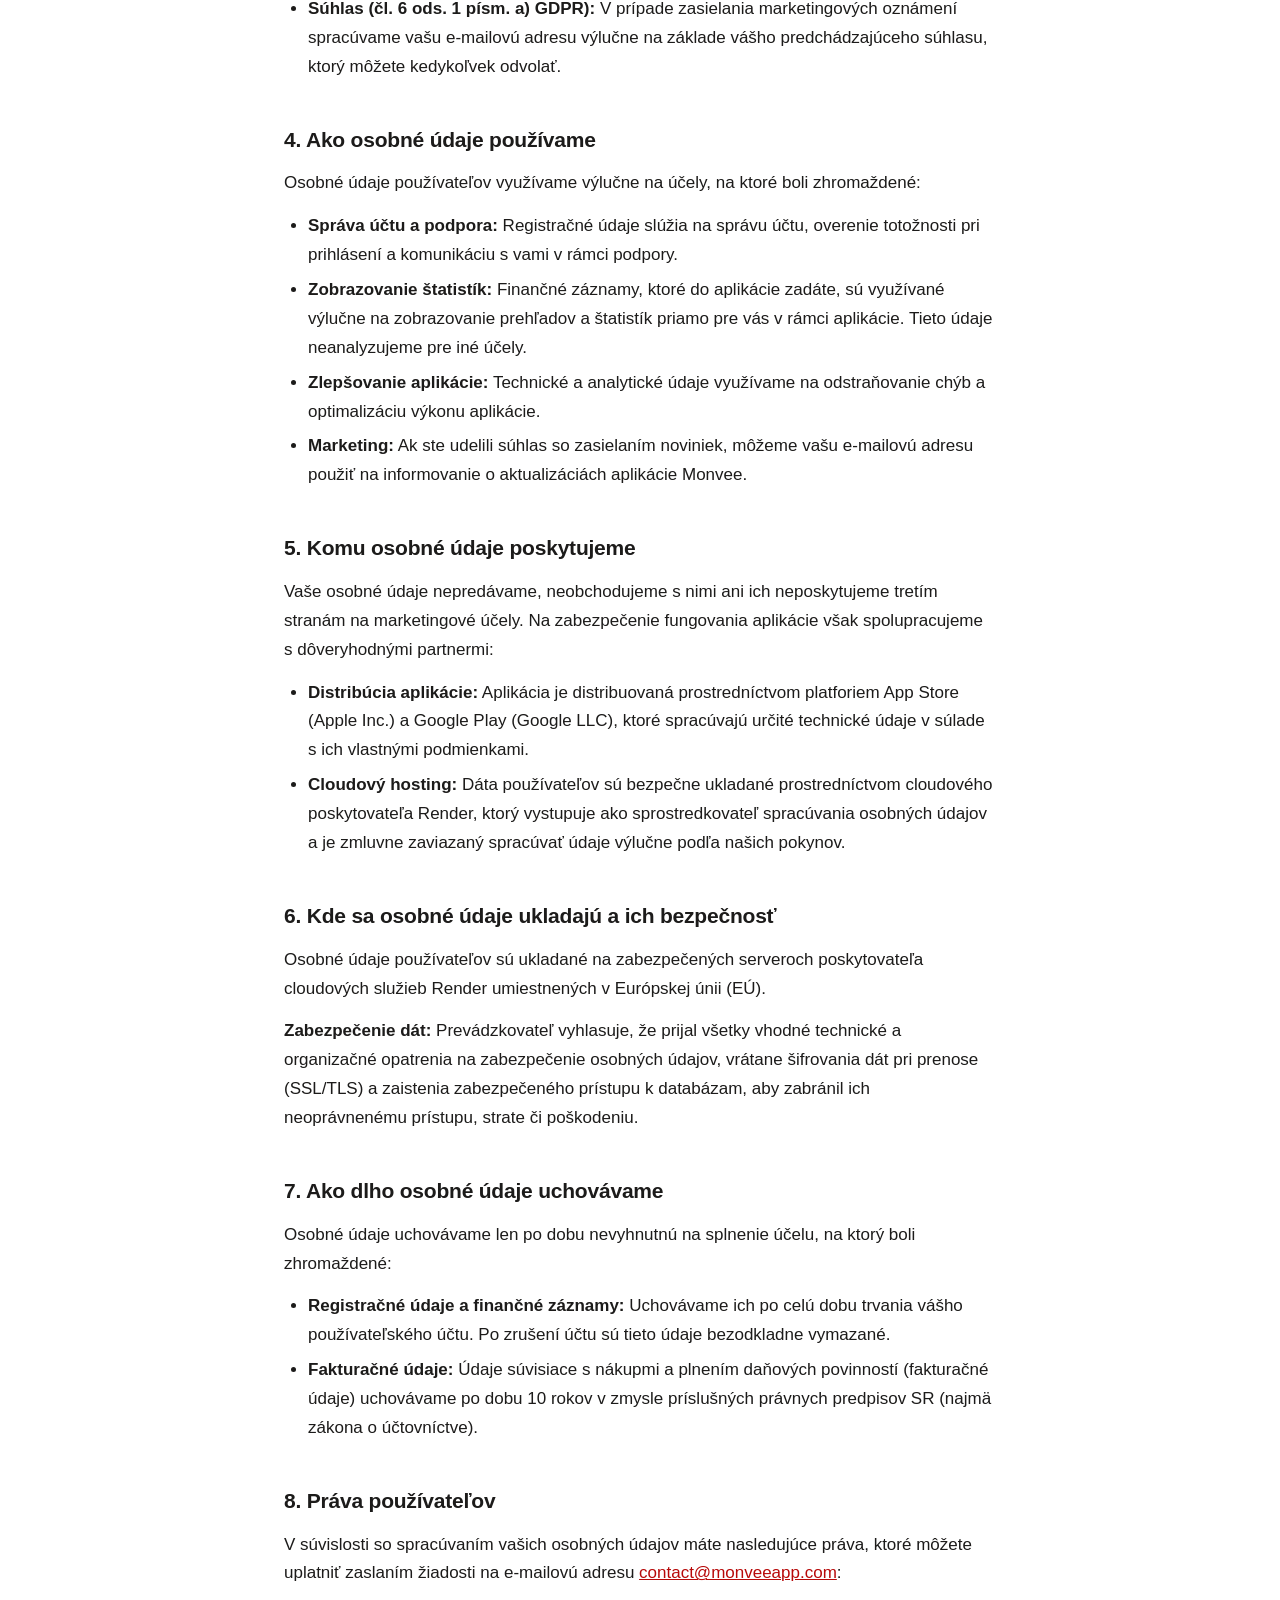
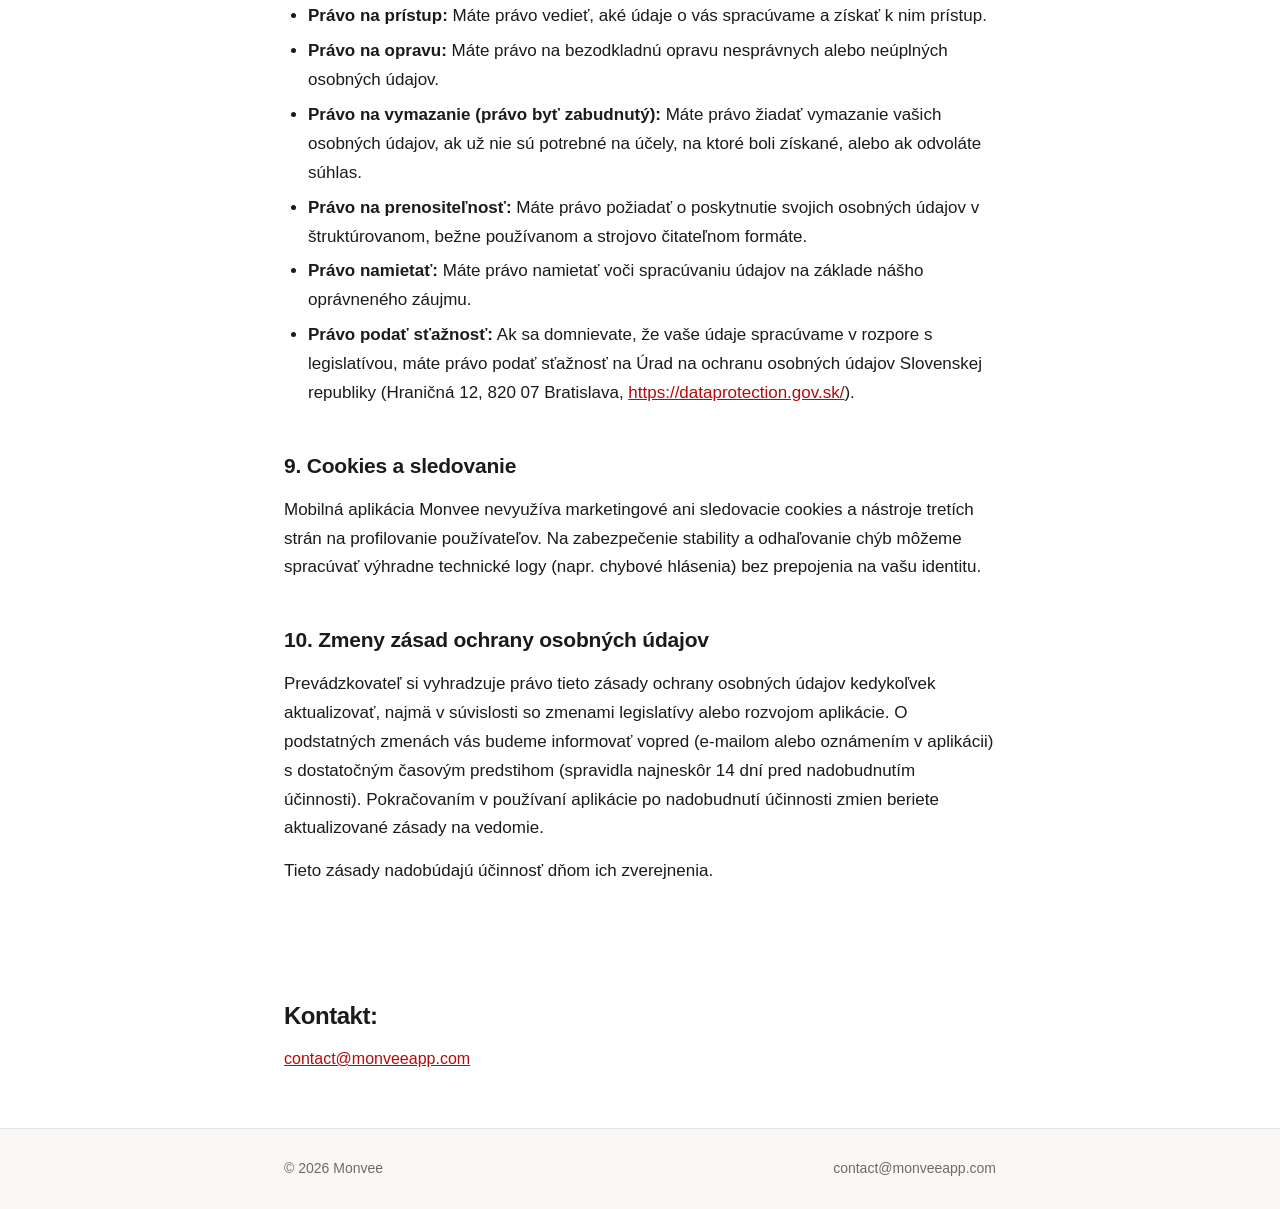
<file: ochrana-sukromia.html>
<!DOCTYPE html>
<html lang="sk">
<head>
  <meta charset="UTF-8">
  <meta name="viewport" content="width=device-width, initial-scale=1.0">
  <title>Zásady ochrany osobných údajov – Monvee</title>
  <meta name="description" content="Zásady ochrany osobných údajov (Privacy Policy) aplikácie Monvee v súlade s GDPR.">
  <link rel="icon" type="image/png" href="favicon.png">
  <link rel="apple-touch-icon" href="apple-touch-icon.png">
  <link rel="stylesheet" href="style.css">
</head>
<body>

<header>
  <div class="header-inner">
    <a class="logo" href="sk.html">
      <img class="logo-mark" src="logo.png" alt="">
      <span class="logo-text">Monvee</span>
    </a>
    <nav>
      <span class="lang">
        <a class="flag" href="privacy.html" title="English" aria-label="English"><svg viewBox="0 0 60 40" width="21" height="14" aria-hidden="true"><clipPath id="ukc"><rect width="60" height="40"/></clipPath><g clip-path="url(#ukc)"><rect width="60" height="40" fill="#012169"/><path d="M0,0 60,40M60,0 0,40" stroke="#fff" stroke-width="8"/><clipPath id="ukt"><path d="M30,20h30v20zM30,20v20H0zM30,20H0V0zM30,20V0h30z"/></clipPath><path d="M0,0 60,40M60,0 0,40" clip-path="url(#ukt)" stroke="#C8102E" stroke-width="5"/><path d="M30,0v40M0,20h60" stroke="#fff" stroke-width="13"/><path d="M30,0v40M0,20h60" stroke="#C8102E" stroke-width="7.5"/></g><rect width="60" height="40" fill="none" stroke="#00000026" stroke-width="1.4"/></svg></a>
        <a class="flag active-lang" href="sk.html" title="Slovensky" aria-label="Slovensky"><svg viewBox="0 0 900 600" width="21" height="14" aria-hidden="true"><rect width="900" height="600" fill="#fff"/><rect y="200" width="900" height="400" fill="#0B4EA2"/><rect y="400" width="900" height="200" fill="#EE1C25"/><path d="M170 115H430V325C430 425 365 468 300 492C235 468 170 425 170 325Z" fill="#fff"/><path d="M185 130H415V322C415 412 358 452 300 474C242 452 185 412 185 322Z" fill="#EE1C25"/><clipPath id="skclip"><path d="M185 130H415V322C415 412 358 452 300 474C242 452 185 412 185 322Z"/></clipPath><g fill="#fff"><rect x="283" y="150" width="34" height="250"/><rect x="215" y="196" width="170" height="34"/><rect x="185" y="262" width="230" height="34"/></g><g clip-path="url(#skclip)" fill="#0B4EA2"><circle cx="225" cy="490" r="62"/><circle cx="375" cy="490" r="62"/><circle cx="300" cy="475" r="88"/></g><rect width="900" height="600" fill="none" stroke="#00000026" stroke-width="20"/></svg></a>
      </span>
      <a href="obchodne-podmienky.html">Obchodné podmienky</a>
      <a class="active" href="ochrana-sukromia.html">Súkromie</a>
      <a href="#kontakt">Kontakt</a>
    </nav>
  </div>
</header>

<main class="doc">
  <a class="back" href="sk.html"><span aria-hidden="true">&larr;</span> Späť</a>
  <h1>Zásady ochrany osobných údajov (Privacy Policy)</h1>
  <p class="doc-meta">Verzia: 2026-01 &middot; Účinná od: 13. 07. 2026</p>

  <h2>1. Identifikácia prevádzkovateľa</h2>
  <p>Prevádzkovateľom aplikácie Monvee a správcom vašich osobných údajov v zmysle nariadenia Európskeho parlamentu a Rady (EÚ) 2016/679 (GDPR) je:</p>
  <ul>
    <li><strong>Meno a priezvisko:</strong> Andrej Vrabček, živnostník zapísaný v živnostenskom registri Slovenskej republiky</li>
    <li><strong>Sídlo:</strong> Sídlisko 262/52, 027 44 Tvrdošín</li>
    <li><strong>IČO:</strong> 55505431</li>
    <li><strong>E-mailová adresa:</strong> <a href="mailto:contact@monveeapp.com">contact@monveeapp.com</a></li>
  </ul>
  <p>Prevádzkovateľ je dostupný na uvedenej e-mailovej adrese pre všetky otázky týkajúce sa ochrany osobných údajov. Prevádzkovateľ v zmysle platných právnych predpisov nemá povinnosť určiť zodpovednú osobu (DPO), nakoľko spracúvanie osobných údajov nie je jeho hlavnou činnosťou a nevykonáva rozsiahle spracúvanie osobitných kategórií údajov.</p>

  <h2>2. Aké osobné údaje zbierame</h2>
  <p>V rámci poskytovania služieb aplikácie Monvee spracúvame nasledujúce kategórie osobných údajov:</p>
  <ul>
    <li><strong>Registračné a identifikačné údaje:</strong> Pri registrácii a správe účtu zbierame vašu e-mailovú adresu, ktorá je nevyhnutná na vytvorenie a správu používateľského účtu.</li>
    <li><strong>Finančné záznamy:</strong> Spracúvame údaje, ktoré do aplikácie dobrovoľne zadávate, ako sú výdavky, limity, kategórie a poznámky. Tieto údaje slúžia výlučne na poskytovanie funkcionality aplikácie (zobrazovanie prehľadov).</li>
    <li><strong>Fakturačné údaje (v prípade platených služieb):</strong> Ak využijete platené funkcie či predplatné, spracúvame údaje potrebné na fakturáciu a zaúčtovanie platieb.</li>
  </ul>

  <h2>3. Prečo osobné údaje zbierame – právny základ</h2>
  <p>Osobné údaje spracúvame výlučne na základe oprávnených právnych základov v zmysle článku 6 nariadenia GDPR:</p>
  <ul>
    <li><strong>Plnenie zmluvy (čl. 6 ods. 1 písm. b) GDPR):</strong> Registračné údaje a finančné záznamy spracúvame preto, aby sme vám mohli poskytnúť službu, o ktorú ste požiadali registráciou do aplikácie.</li>
    <li><strong>Plnenie zákonnej povinnosti (čl. 6 ods. 1 písm. c) GDPR):</strong> V prípade platených služieb spracúvame vaše fakturačné údaje na účely splnenia daňových a účtovných povinností (napr. zákon o účtovníctve).</li>
    <li><strong>Oprávnený záujem (čl. 6 ods. 1 písm. f) GDPR):</strong> Technické údaje (logy) spracúvame za účelom zaistenia bezpečnosti aplikácie, stability systému a odhaľovania chýb.</li>
    <li><strong>Súhlas (čl. 6 ods. 1 písm. a) GDPR):</strong> V prípade zasielania marketingových oznámení spracúvame vašu e-mailovú adresu výlučne na základe vášho predchádzajúceho súhlasu, ktorý môžete kedykoľvek odvolať.</li>
  </ul>

  <h2>4. Ako osobné údaje používame</h2>
  <p>Osobné údaje používateľov využívame výlučne na účely, na ktoré boli zhromaždené:</p>
  <ul>
    <li><strong>Správa účtu a podpora:</strong> Registračné údaje slúžia na správu účtu, overenie totožnosti pri prihlásení a komunikáciu s vami v rámci podpory.</li>
    <li><strong>Zobrazovanie štatistík:</strong> Finančné záznamy, ktoré do aplikácie zadáte, sú využívané výlučne na zobrazovanie prehľadov a štatistík priamo pre vás v rámci aplikácie. Tieto údaje neanalyzujeme pre iné účely.</li>
    <li><strong>Zlepšovanie aplikácie:</strong> Technické a analytické údaje využívame na odstraňovanie chýb a optimalizáciu výkonu aplikácie.</li>
    <li><strong>Marketing:</strong> Ak ste udelili súhlas so zasielaním noviniek, môžeme vašu e-mailovú adresu použiť na informovanie o aktualizáciách aplikácie Monvee.</li>
  </ul>

  <h2>5. Komu osobné údaje poskytujeme</h2>
  <p>Vaše osobné údaje nepredávame, neobchodujeme s nimi ani ich neposkytujeme tretím stranám na marketingové účely. Na zabezpečenie fungovania aplikácie však spolupracujeme s dôveryhodnými partnermi:</p>
  <ul>
    <li><strong>Distribúcia aplikácie:</strong> Aplikácia je distribuovaná prostredníctvom platforiem App Store (Apple Inc.) a Google Play (Google LLC), ktoré spracúvajú určité technické údaje v súlade s ich vlastnými podmienkami.</li>
    <li><strong>Cloudový hosting:</strong> Dáta používateľov sú bezpečne ukladané prostredníctvom cloudového poskytovateľa Render, ktorý vystupuje ako sprostredkovateľ spracúvania osobných údajov a je zmluvne zaviazaný spracúvať údaje výlučne podľa našich pokynov.</li>
  </ul>

  <h2>6. Kde sa osobné údaje ukladajú a ich bezpečnosť</h2>
  <p>Osobné údaje používateľov sú ukladané na zabezpečených serveroch poskytovateľa cloudových služieb Render umiestnených v Európskej únii (EÚ).</p>
  <p><strong>Zabezpečenie dát:</strong> Prevádzkovateľ vyhlasuje, že prijal všetky vhodné technické a organizačné opatrenia na zabezpečenie osobných údajov, vrátane šifrovania dát pri prenose (SSL/TLS) a zaistenia zabezpečeného prístupu k databázam, aby zabránil ich neoprávnenému prístupu, strate či poškodeniu.</p>

  <h2>7. Ako dlho osobné údaje uchovávame</h2>
  <p>Osobné údaje uchovávame len po dobu nevyhnutnú na splnenie účelu, na ktorý boli zhromaždené:</p>
  <ul>
    <li><strong>Registračné údaje a finančné záznamy:</strong> Uchovávame ich po celú dobu trvania vášho používateľského účtu. Po zrušení účtu sú tieto údaje bezodkladne vymazané.</li>
    <li><strong>Fakturačné údaje:</strong> Údaje súvisiace s nákupmi a plnením daňových povinností (fakturačné údaje) uchovávame po dobu 10 rokov v zmysle príslušných právnych predpisov SR (najmä zákona o účtovníctve).</li>
  </ul>

  <h2>8. Práva používateľov</h2>
  <p>V súvislosti so spracúvaním vašich osobných údajov máte nasledujúce práva, ktoré môžete uplatniť zaslaním žiadosti na e-mailovú adresu <a href="mailto:contact@monveeapp.com">contact@monveeapp.com</a>:</p>
  <ul>
    <li><strong>Právo na prístup:</strong> Máte právo vedieť, aké údaje o vás spracúvame a získať k nim prístup.</li>
    <li><strong>Právo na opravu:</strong> Máte právo na bezodkladnú opravu nesprávnych alebo neúplných osobných údajov.</li>
    <li><strong>Právo na vymazanie (právo byť zabudnutý):</strong> Máte právo žiadať vymazanie vašich osobných údajov, ak už nie sú potrebné na účely, na ktoré boli získané, alebo ak odvoláte súhlas.</li>
    <li><strong>Právo na prenositeľnosť:</strong> Máte právo požiadať o poskytnutie svojich osobných údajov v štruktúrovanom, bežne používanom a strojovo čitateľnom formáte.</li>
    <li><strong>Právo namietať:</strong> Máte právo namietať voči spracúvaniu údajov na základe nášho oprávneného záujmu.</li>
    <li><strong>Právo podať sťažnosť:</strong> Ak sa domnievate, že vaše údaje spracúvame v rozpore s legislatívou, máte právo podať sťažnosť na Úrad na ochranu osobných údajov Slovenskej republiky (Hraničná 12, 820 07 Bratislava, <a href="https://dataprotection.gov.sk/" target="_blank" rel="noopener">https://dataprotection.gov.sk/</a>).</li>
  </ul>

  <h2>9. Cookies a sledovanie</h2>
  <p>Mobilná aplikácia Monvee nevyužíva marketingové ani sledovacie cookies a nástroje tretích strán na profilovanie používateľov. Na zabezpečenie stability a odhaľovanie chýb môžeme spracúvať výhradne technické logy (napr. chybové hlásenia) bez prepojenia na vašu identitu.</p>

  <h2>10. Zmeny zásad ochrany osobných údajov</h2>
  <p>Prevádzkovateľ si vyhradzuje právo tieto zásady ochrany osobných údajov kedykoľvek aktualizovať, najmä v súvislosti so zmenami legislatívy alebo rozvojom aplikácie. O podstatných zmenách vás budeme informovať vopred (e-mailom alebo oznámením v aplikácii) s dostatočným časovým predstihom (spravidla najneskôr 14 dní pred nadobudnutím účinnosti). Pokračovaním v používaní aplikácie po nadobudnutí účinnosti zmien beriete aktualizované zásady na vedomie.</p>
  <p>Tieto zásady nadobúdajú účinnosť dňom ich zverejnenia.</p>

</main>

<section class="contact" id="kontakt">
  <h2>Kontakt:</h2>
  <p><a href="mailto:contact@monveeapp.com">contact@monveeapp.com</a></p>
</section>

<footer>
  <div class="footer-inner">
    <span>© 2026 Monvee</span>
    <a href="mailto:contact@monveeapp.com">contact@monveeapp.com</a>
  </div>
</footer>

</body>
</html>
</file>
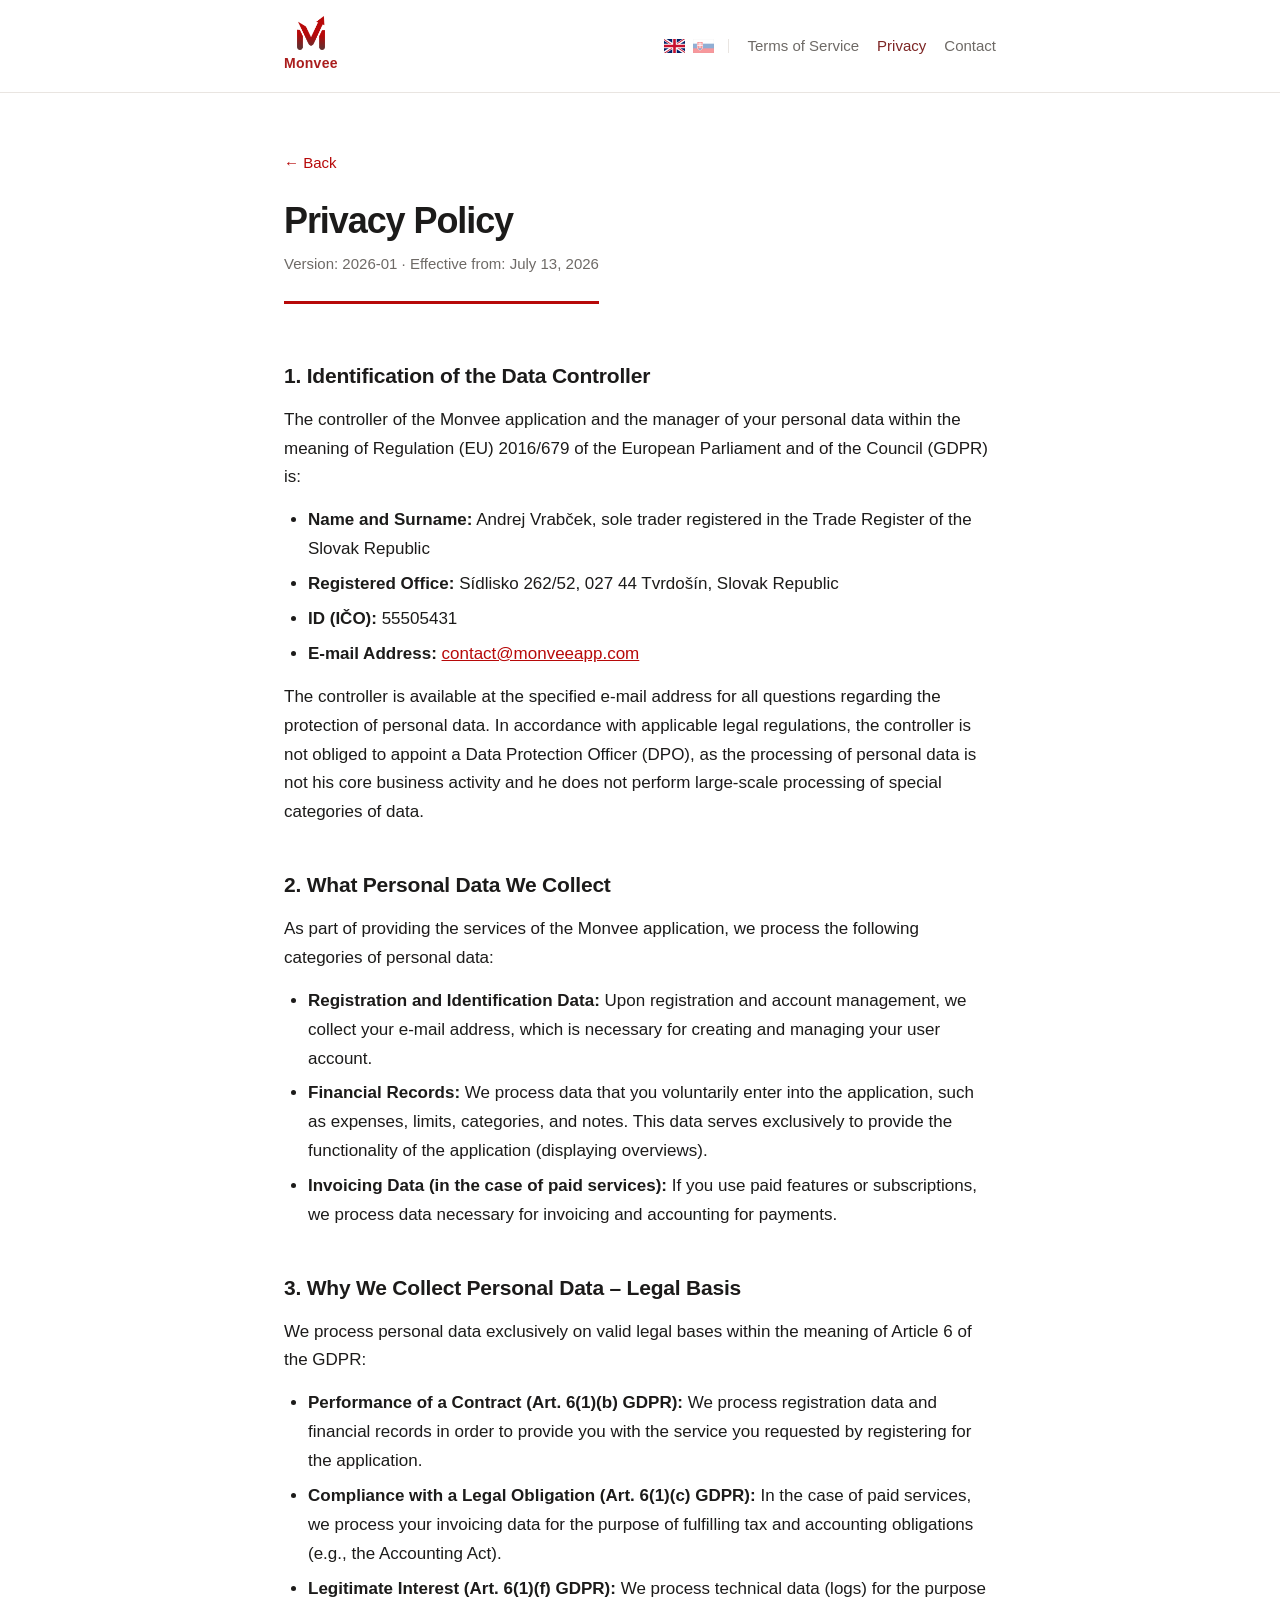
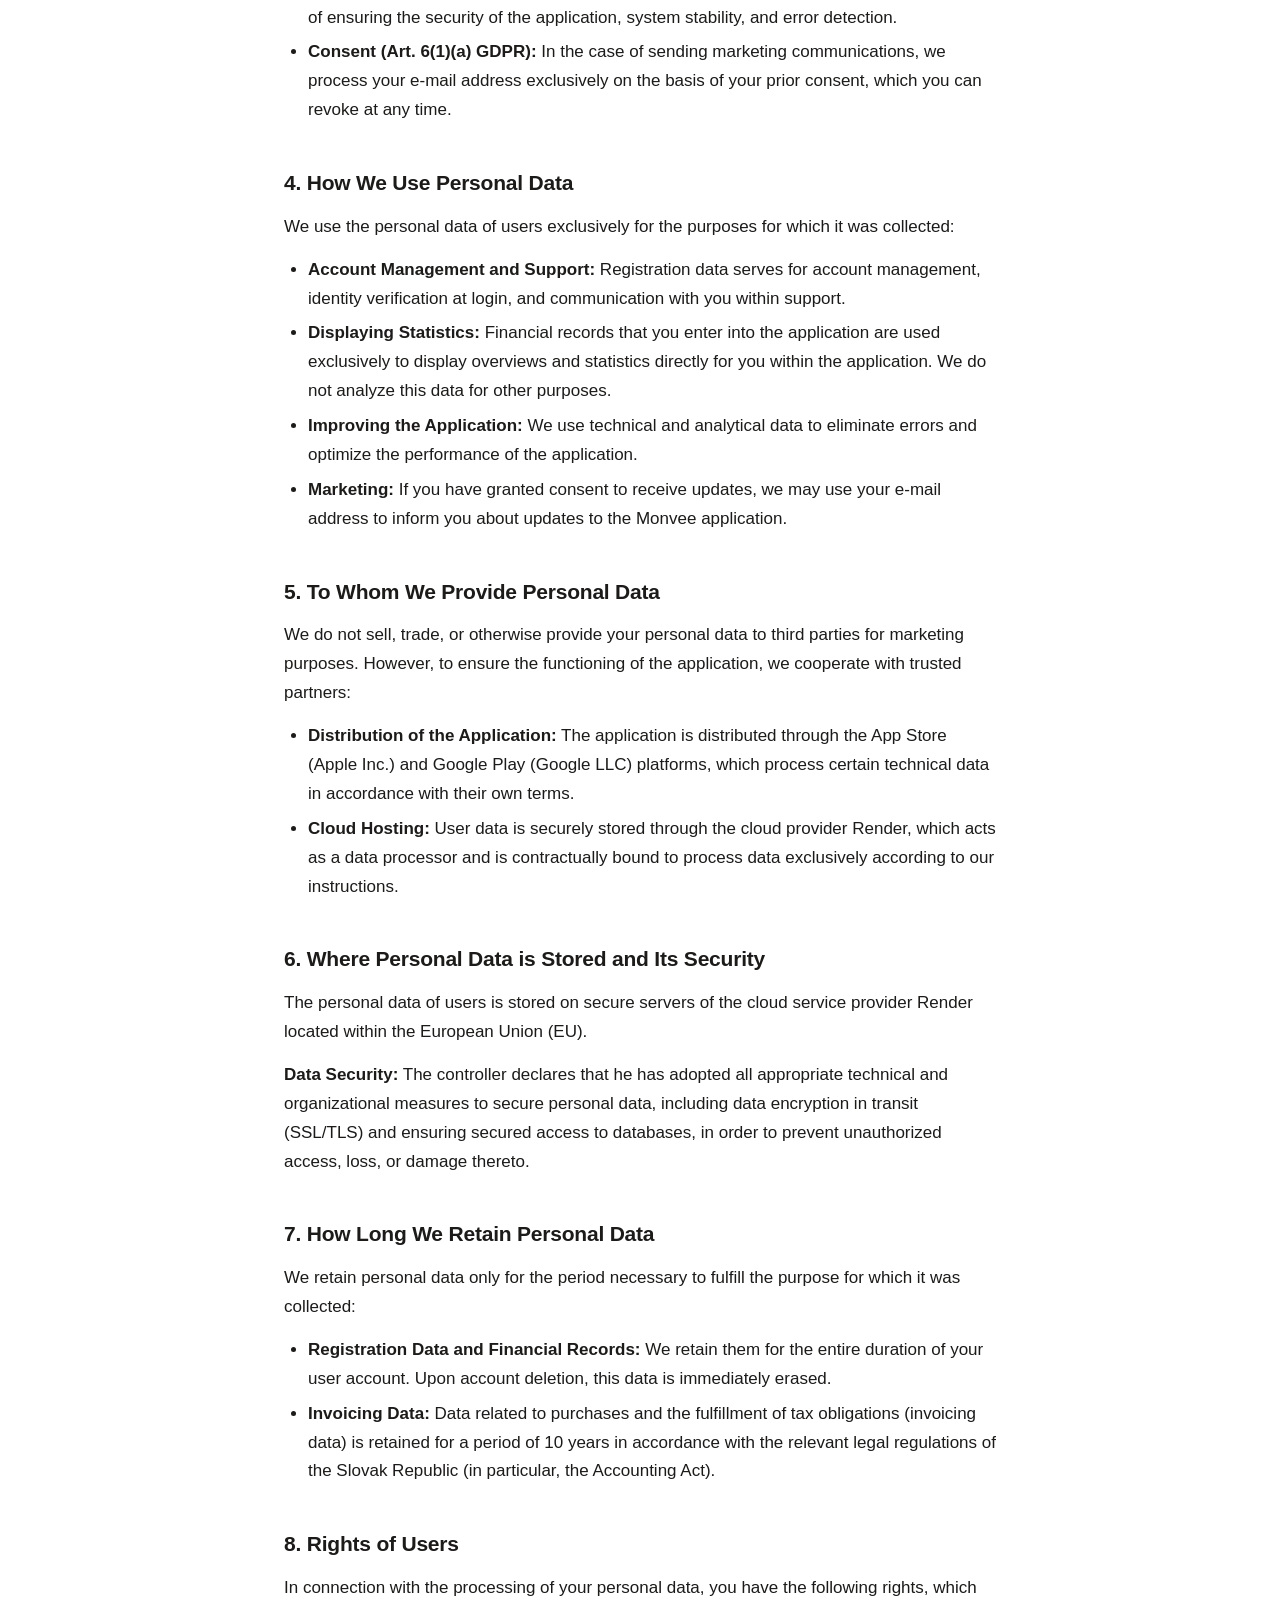
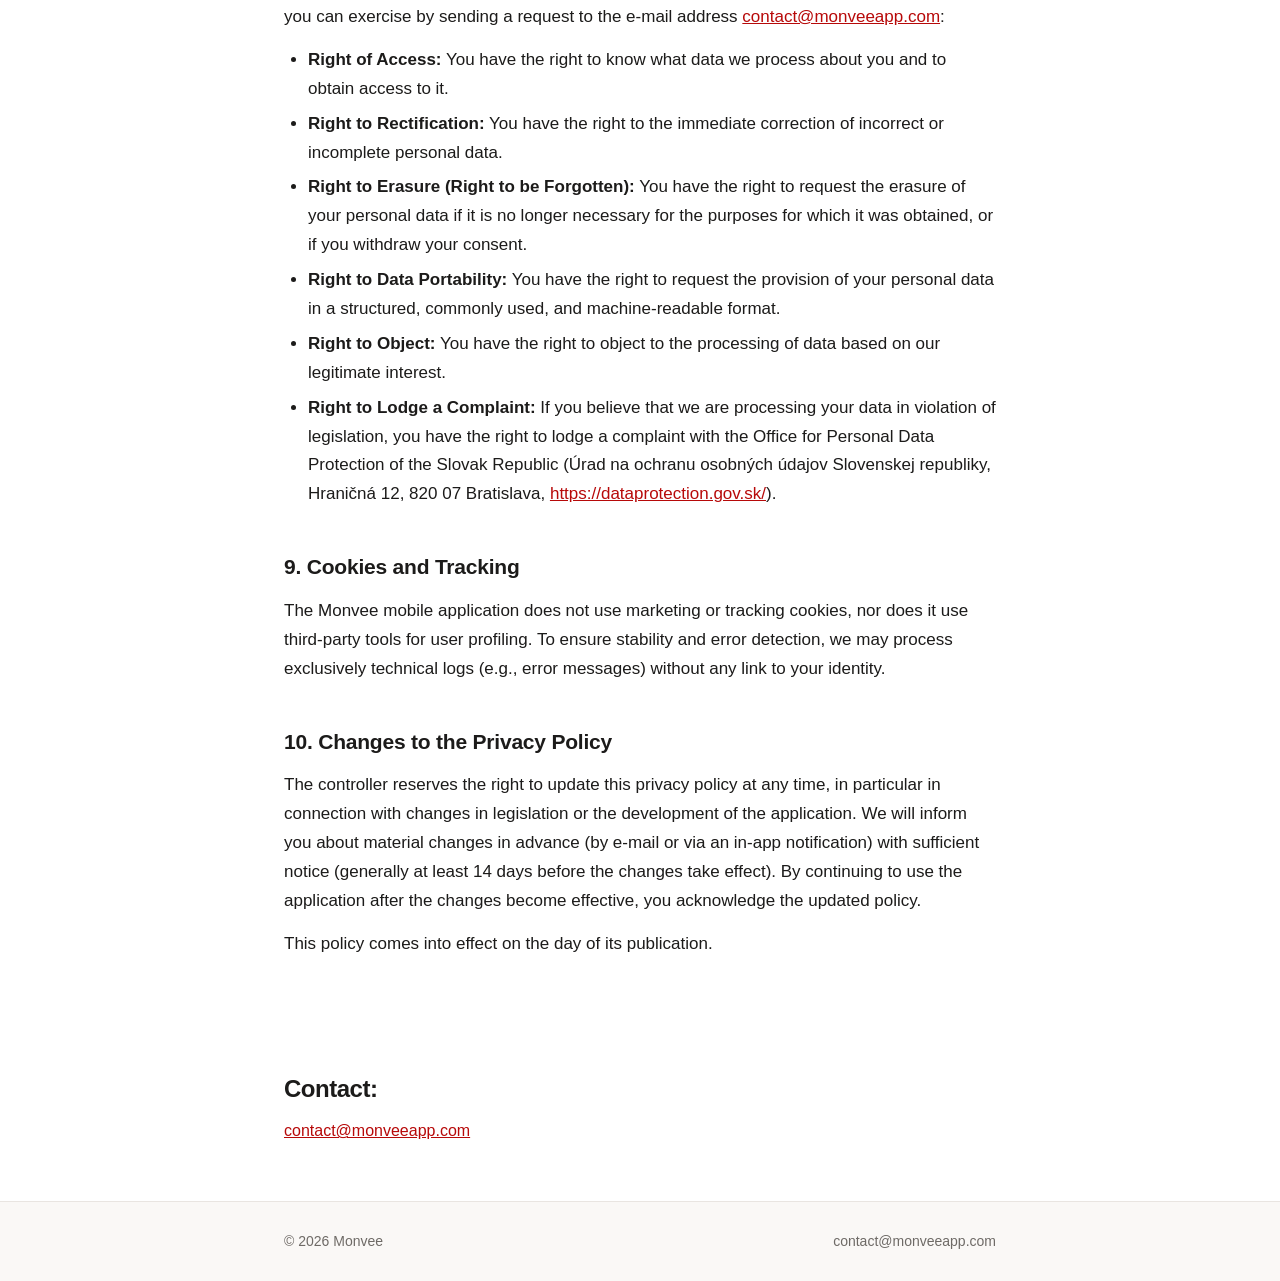
<file: privacy.html>
<!DOCTYPE html>
<html lang="en">
<head>
  <meta charset="UTF-8">
  <meta name="viewport" content="width=device-width, initial-scale=1.0">
  <title>Privacy Policy – Monvee</title>
  <meta name="description" content="Privacy Policy of the Monvee app in accordance with GDPR.">
  <link rel="icon" type="image/png" href="favicon.png">
  <link rel="apple-touch-icon" href="apple-touch-icon.png">
  <link rel="stylesheet" href="style.css">
</head>
<body>

<header>
  <div class="header-inner">
    <a class="logo" href="index.html">
      <img class="logo-mark" src="logo.png" alt="">
      <span class="logo-text">Monvee</span>
    </a>
    <nav>
      <span class="lang">
        <a class="flag active-lang" href="privacy.html" title="English" aria-label="English"><svg viewBox="0 0 60 40" width="21" height="14" aria-hidden="true"><clipPath id="ukc"><rect width="60" height="40"/></clipPath><g clip-path="url(#ukc)"><rect width="60" height="40" fill="#012169"/><path d="M0,0 60,40M60,0 0,40" stroke="#fff" stroke-width="8"/><clipPath id="ukt"><path d="M30,20h30v20zM30,20v20H0zM30,20H0V0zM30,20V0h30z"/></clipPath><path d="M0,0 60,40M60,0 0,40" clip-path="url(#ukt)" stroke="#C8102E" stroke-width="5"/><path d="M30,0v40M0,20h60" stroke="#fff" stroke-width="13"/><path d="M30,0v40M0,20h60" stroke="#C8102E" stroke-width="7.5"/></g><rect width="60" height="40" fill="none" stroke="#00000026" stroke-width="1.4"/></svg></a>
        <a class="flag" href="ochrana-sukromia.html" title="Slovensky" aria-label="Slovensky"><svg viewBox="0 0 900 600" width="21" height="14" aria-hidden="true"><rect width="900" height="600" fill="#fff"/><rect y="200" width="900" height="400" fill="#0B4EA2"/><rect y="400" width="900" height="200" fill="#EE1C25"/><path d="M170 115H430V325C430 425 365 468 300 492C235 468 170 425 170 325Z" fill="#fff"/><path d="M185 130H415V322C415 412 358 452 300 474C242 452 185 412 185 322Z" fill="#EE1C25"/><clipPath id="skclip"><path d="M185 130H415V322C415 412 358 452 300 474C242 452 185 412 185 322Z"/></clipPath><g fill="#fff"><rect x="283" y="150" width="34" height="250"/><rect x="215" y="196" width="170" height="34"/><rect x="185" y="262" width="230" height="34"/></g><g clip-path="url(#skclip)" fill="#0B4EA2"><circle cx="225" cy="490" r="62"/><circle cx="375" cy="490" r="62"/><circle cx="300" cy="475" r="88"/></g><rect width="900" height="600" fill="none" stroke="#00000026" stroke-width="20"/></svg></a>
      </span>
      <a href="terms.html">Terms of Service</a>
      <a class="active" href="privacy.html">Privacy</a>
      <a href="#kontakt">Contact</a>
    </nav>
  </div>
</header>

<main class="doc">
  <a class="back" href="index.html"><span aria-hidden="true">&larr;</span> Back</a>
  <h1>Privacy Policy</h1>
  <p class="doc-meta">Version: 2026-01 &middot; Effective from: July 13, 2026</p>

  <h2>1. Identification of the Data Controller</h2>
  <p>The controller of the Monvee application and the manager of your personal data within the meaning of Regulation (EU) 2016/679 of the European Parliament and of the Council (GDPR) is:</p>
  <ul>
    <li><strong>Name and Surname:</strong> Andrej Vrabček, sole trader registered in the Trade Register of the Slovak Republic</li>
    <li><strong>Registered Office:</strong> Sídlisko 262/52, 027 44 Tvrdošín, Slovak Republic</li>
    <li><strong>ID (IČO):</strong> 55505431</li>
    <li><strong>E-mail Address:</strong> <a href="mailto:contact@monveeapp.com">contact@monveeapp.com</a></li>
  </ul>
  <p>The controller is available at the specified e-mail address for all questions regarding the protection of personal data. In accordance with applicable legal regulations, the controller is not obliged to appoint a Data Protection Officer (DPO), as the processing of personal data is not his core business activity and he does not perform large-scale processing of special categories of data.</p>

  <h2>2. What Personal Data We Collect</h2>
  <p>As part of providing the services of the Monvee application, we process the following categories of personal data:</p>
  <ul>
    <li><strong>Registration and Identification Data:</strong> Upon registration and account management, we collect your e-mail address, which is necessary for creating and managing your user account.</li>
    <li><strong>Financial Records:</strong> We process data that you voluntarily enter into the application, such as expenses, limits, categories, and notes. This data serves exclusively to provide the functionality of the application (displaying overviews).</li>
    <li><strong>Invoicing Data (in the case of paid services):</strong> If you use paid features or subscriptions, we process data necessary for invoicing and accounting for payments.</li>
  </ul>

  <h2>3. Why We Collect Personal Data – Legal Basis</h2>
  <p>We process personal data exclusively on valid legal bases within the meaning of Article 6 of the GDPR:</p>
  <ul>
    <li><strong>Performance of a Contract (Art. 6(1)(b) GDPR):</strong> We process registration data and financial records in order to provide you with the service you requested by registering for the application.</li>
    <li><strong>Compliance with a Legal Obligation (Art. 6(1)(c) GDPR):</strong> In the case of paid services, we process your invoicing data for the purpose of fulfilling tax and accounting obligations (e.g., the Accounting Act).</li>
    <li><strong>Legitimate Interest (Art. 6(1)(f) GDPR):</strong> We process technical data (logs) for the purpose of ensuring the security of the application, system stability, and error detection.</li>
    <li><strong>Consent (Art. 6(1)(a) GDPR):</strong> In the case of sending marketing communications, we process your e-mail address exclusively on the basis of your prior consent, which you can revoke at any time.</li>
  </ul>

  <h2>4. How We Use Personal Data</h2>
  <p>We use the personal data of users exclusively for the purposes for which it was collected:</p>
  <ul>
    <li><strong>Account Management and Support:</strong> Registration data serves for account management, identity verification at login, and communication with you within support.</li>
    <li><strong>Displaying Statistics:</strong> Financial records that you enter into the application are used exclusively to display overviews and statistics directly for you within the application. We do not analyze this data for other purposes.</li>
    <li><strong>Improving the Application:</strong> We use technical and analytical data to eliminate errors and optimize the performance of the application.</li>
    <li><strong>Marketing:</strong> If you have granted consent to receive updates, we may use your e-mail address to inform you about updates to the Monvee application.</li>
  </ul>

  <h2>5. To Whom We Provide Personal Data</h2>
  <p>We do not sell, trade, or otherwise provide your personal data to third parties for marketing purposes. However, to ensure the functioning of the application, we cooperate with trusted partners:</p>
  <ul>
    <li><strong>Distribution of the Application:</strong> The application is distributed through the App Store (Apple Inc.) and Google Play (Google LLC) platforms, which process certain technical data in accordance with their own terms.</li>
    <li><strong>Cloud Hosting:</strong> User data is securely stored through the cloud provider Render, which acts as a data processor and is contractually bound to process data exclusively according to our instructions.</li>
  </ul>

  <h2>6. Where Personal Data is Stored and Its Security</h2>
  <p>The personal data of users is stored on secure servers of the cloud service provider Render located within the European Union (EU).</p>
  <p><strong>Data Security:</strong> The controller declares that he has adopted all appropriate technical and organizational measures to secure personal data, including data encryption in transit (SSL/TLS) and ensuring secured access to databases, in order to prevent unauthorized access, loss, or damage thereto.</p>

  <h2>7. How Long We Retain Personal Data</h2>
  <p>We retain personal data only for the period necessary to fulfill the purpose for which it was collected:</p>
  <ul>
    <li><strong>Registration Data and Financial Records:</strong> We retain them for the entire duration of your user account. Upon account deletion, this data is immediately erased.</li>
    <li><strong>Invoicing Data:</strong> Data related to purchases and the fulfillment of tax obligations (invoicing data) is retained for a period of 10 years in accordance with the relevant legal regulations of the Slovak Republic (in particular, the Accounting Act).</li>
  </ul>

  <h2>8. Rights of Users</h2>
  <p>In connection with the processing of your personal data, you have the following rights, which you can exercise by sending a request to the e-mail address <a href="mailto:contact@monveeapp.com">contact@monveeapp.com</a>:</p>
  <ul>
    <li><strong>Right of Access:</strong> You have the right to know what data we process about you and to obtain access to it.</li>
    <li><strong>Right to Rectification:</strong> You have the right to the immediate correction of incorrect or incomplete personal data.</li>
    <li><strong>Right to Erasure (Right to be Forgotten):</strong> You have the right to request the erasure of your personal data if it is no longer necessary for the purposes for which it was obtained, or if you withdraw your consent.</li>
    <li><strong>Right to Data Portability:</strong> You have the right to request the provision of your personal data in a structured, commonly used, and machine-readable format.</li>
    <li><strong>Right to Object:</strong> You have the right to object to the processing of data based on our legitimate interest.</li>
    <li><strong>Right to Lodge a Complaint:</strong> If you believe that we are processing your data in violation of legislation, you have the right to lodge a complaint with the Office for Personal Data Protection of the Slovak Republic (Úrad na ochranu osobných údajov Slovenskej republiky, Hraničná 12, 820 07 Bratislava, <a href="https://dataprotection.gov.sk/" target="_blank" rel="noopener">https://dataprotection.gov.sk/</a>).</li>
  </ul>

  <h2>9. Cookies and Tracking</h2>
  <p>The Monvee mobile application does not use marketing or tracking cookies, nor does it use third-party tools for user profiling. To ensure stability and error detection, we may process exclusively technical logs (e.g., error messages) without any link to your identity.</p>

  <h2>10. Changes to the Privacy Policy</h2>
  <p>The controller reserves the right to update this privacy policy at any time, in particular in connection with changes in legislation or the development of the application. We will inform you about material changes in advance (by e-mail or via an in-app notification) with sufficient notice (generally at least 14 days before the changes take effect). By continuing to use the application after the changes become effective, you acknowledge the updated policy.</p>
  <p>This policy comes into effect on the day of its publication.</p>

</main>

<section class="contact" id="kontakt">
  <h2>Contact:</h2>
  <p><a href="mailto:contact@monveeapp.com">contact@monveeapp.com</a></p>
</section>

<footer>
  <div class="footer-inner">
    <span>© 2026 Monvee</span>
    <a href="mailto:contact@monveeapp.com">contact@monveeapp.com</a>
  </div>
</footer>

</body>
</html>
</file>
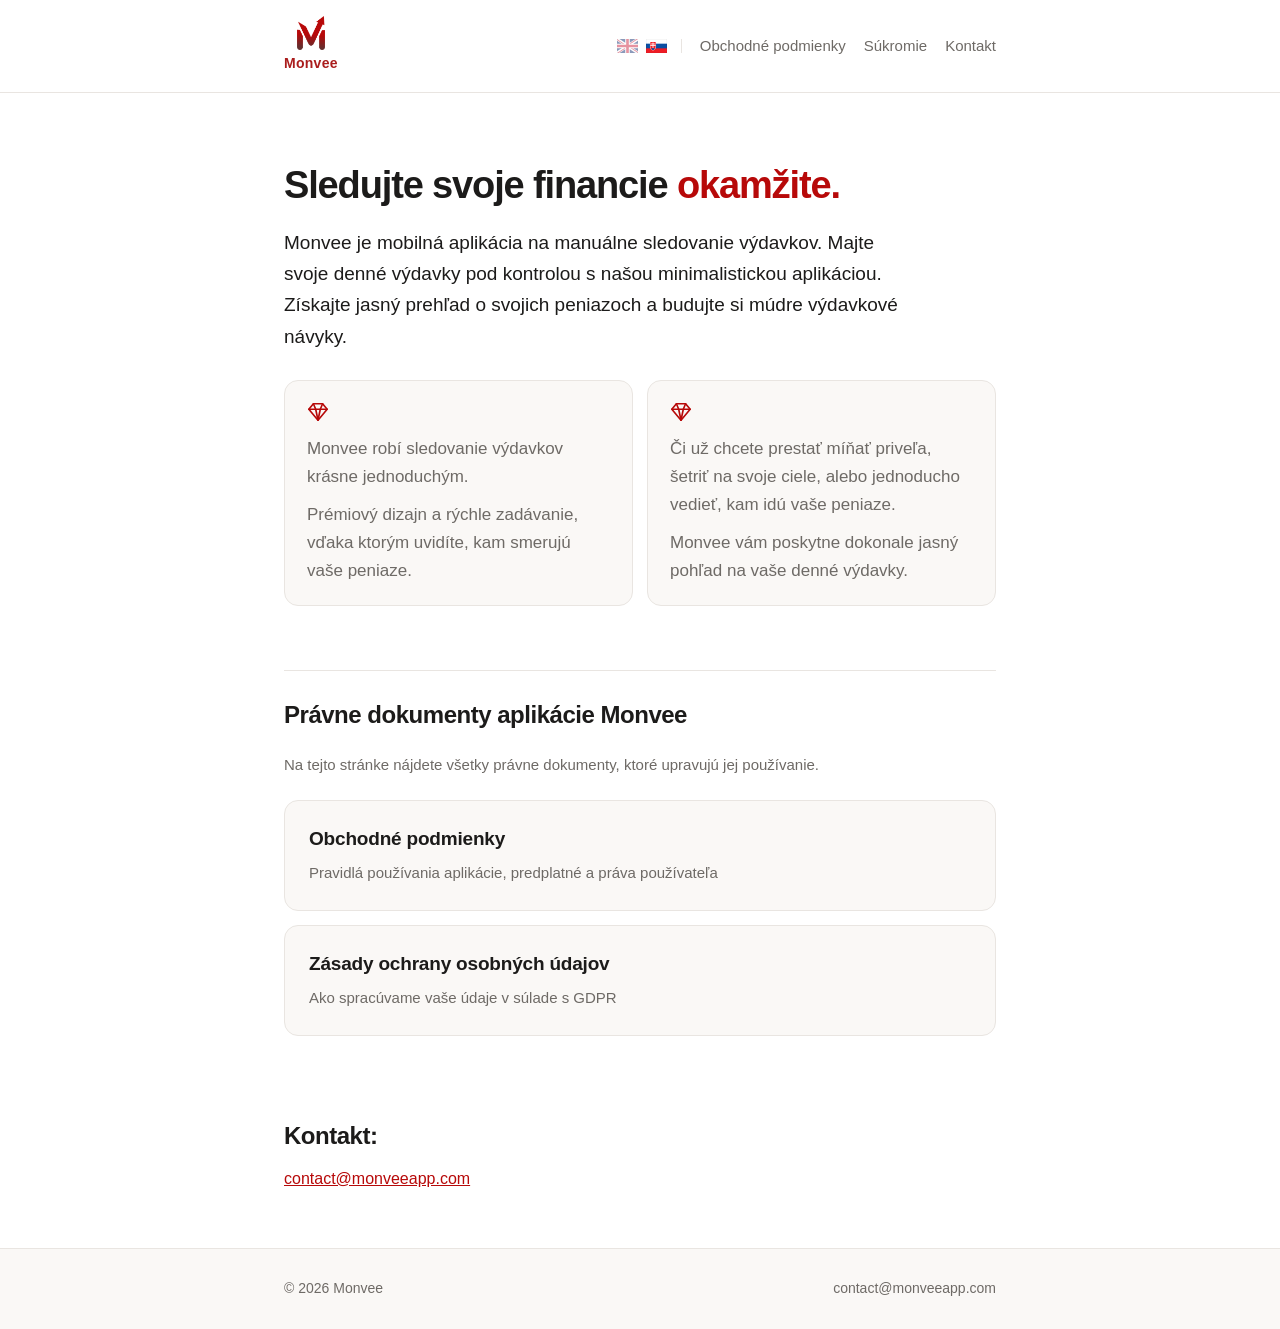
<file: sk.html>
<!DOCTYPE html>
<html lang="sk">
<head>
  <meta charset="UTF-8">
  <meta name="viewport" content="width=device-width, initial-scale=1.0">
  <title>Monvee – Právne dokumenty</title>
  <meta name="description" content="Obchodné podmienky a zásady ochrany osobných údajov aplikácie Monvee.">
  <link rel="icon" type="image/png" href="favicon.png">
  <link rel="apple-touch-icon" href="apple-touch-icon.png">
  <link rel="stylesheet" href="style.css">
</head>
<body>

<header>
  <div class="header-inner">
    <a class="logo" href="sk.html">
      <img class="logo-mark" src="logo.png" alt="">
      <span class="logo-text">Monvee</span>
    </a>
    <nav>
      <span class="lang">
        <a class="flag" href="index.html" title="English" aria-label="English"><svg viewBox="0 0 60 40" width="21" height="14" aria-hidden="true"><clipPath id="ukc"><rect width="60" height="40"/></clipPath><g clip-path="url(#ukc)"><rect width="60" height="40" fill="#012169"/><path d="M0,0 60,40M60,0 0,40" stroke="#fff" stroke-width="8"/><clipPath id="ukt"><path d="M30,20h30v20zM30,20v20H0zM30,20H0V0zM30,20V0h30z"/></clipPath><path d="M0,0 60,40M60,0 0,40" clip-path="url(#ukt)" stroke="#C8102E" stroke-width="5"/><path d="M30,0v40M0,20h60" stroke="#fff" stroke-width="13"/><path d="M30,0v40M0,20h60" stroke="#C8102E" stroke-width="7.5"/></g><rect width="60" height="40" fill="none" stroke="#00000026" stroke-width="1.4"/></svg></a>
        <a class="flag active-lang" href="sk.html" title="Slovensky" aria-label="Slovensky"><svg viewBox="0 0 900 600" width="21" height="14" aria-hidden="true"><rect width="900" height="600" fill="#fff"/><rect y="200" width="900" height="400" fill="#0B4EA2"/><rect y="400" width="900" height="200" fill="#EE1C25"/><path d="M170 115H430V325C430 425 365 468 300 492C235 468 170 425 170 325Z" fill="#fff"/><path d="M185 130H415V322C415 412 358 452 300 474C242 452 185 412 185 322Z" fill="#EE1C25"/><clipPath id="skclip"><path d="M185 130H415V322C415 412 358 452 300 474C242 452 185 412 185 322Z"/></clipPath><g fill="#fff"><rect x="283" y="150" width="34" height="250"/><rect x="215" y="196" width="170" height="34"/><rect x="185" y="262" width="230" height="34"/></g><g clip-path="url(#skclip)" fill="#0B4EA2"><circle cx="225" cy="490" r="62"/><circle cx="375" cy="490" r="62"/><circle cx="300" cy="475" r="88"/></g><rect width="900" height="600" fill="none" stroke="#00000026" stroke-width="20"/></svg></a>
      </span>
      <a href="obchodne-podmienky.html">Obchodné podmienky</a>
      <a href="ochrana-sukromia.html">Súkromie</a>
      <a href="#kontakt">Kontakt</a>
    </nav>
  </div>
</header>

<section class="hero">
  <h1>Sledujte svoje financie <span class="accent">okamžite.</span></h1>
  <p class="lead">Monvee je mobilná aplikácia na manuálne sledovanie výdavkov. Majte svoje denné výdavky pod kontrolou s našou minimalistickou aplikáciou. Získajte jasný prehľad o svojich peniazoch a budujte si múdre výdavkové návyky.</p>
  <div class="hero-features">
    <div class="feature">
      <svg class="feature-icon" viewBox="0 0 24 24" width="22" height="22" fill="none" stroke="currentColor" stroke-width="1.8" stroke-linejoin="round" stroke-linecap="round" aria-hidden="true"><path d="M7 3h10l5 6-10 12L2 9l5-6z"/><path d="M2 9h20"/><path d="M7 3l2.5 6L12 21l2.5-12L17 3"/></svg>
      <p>Monvee robí sledovanie výdavkov krásne jednoduchým.</p>
      <p>Prémiový dizajn a rýchle zadávanie, vďaka ktorým uvidíte, kam smerujú vaše peniaze.</p>
    </div>
    <div class="feature">
      <svg class="feature-icon" viewBox="0 0 24 24" width="22" height="22" fill="none" stroke="currentColor" stroke-width="1.8" stroke-linejoin="round" stroke-linecap="round" aria-hidden="true"><path d="M7 3h10l5 6-10 12L2 9l5-6z"/><path d="M2 9h20"/><path d="M7 3l2.5 6L12 21l2.5-12L17 3"/></svg>
      <p>Či už chcete prestať míňať priveľa, šetriť na svoje ciele, alebo jednoducho vedieť, kam idú vaše peniaze.</p>
      <p>Monvee vám poskytne dokonale jasný pohľad na vaše denné výdavky.</p>
    </div>
  </div>
</section>

<section class="doc-list">
  <h2>Právne dokumenty aplikácie Monvee</h2>
  <p class="doc-list-intro">Na tejto stránke nájdete všetky právne dokumenty, ktoré upravujú jej používanie.</p>
  <a class="doc-card" href="obchodne-podmienky.html">
    <h3>Obchodné podmienky</h3>
    <span>Pravidlá používania aplikácie, predplatné a práva používateľa</span>
  </a>
  <a class="doc-card" href="ochrana-sukromia.html">
    <h3>Zásady ochrany osobných údajov</h3>
    <span>Ako spracúvame vaše údaje v súlade s GDPR</span>
  </a>
</section>

<section class="contact" id="kontakt">
  <h2>Kontakt:</h2>
  <p><a href="mailto:contact@monveeapp.com">contact@monveeapp.com</a></p>
</section>

<footer>
  <div class="footer-inner">
    <span>© 2026 Monvee</span>
    <a href="mailto:contact@monveeapp.com">contact@monveeapp.com</a>
  </div>
</footer>

</body>
</html>
</file>
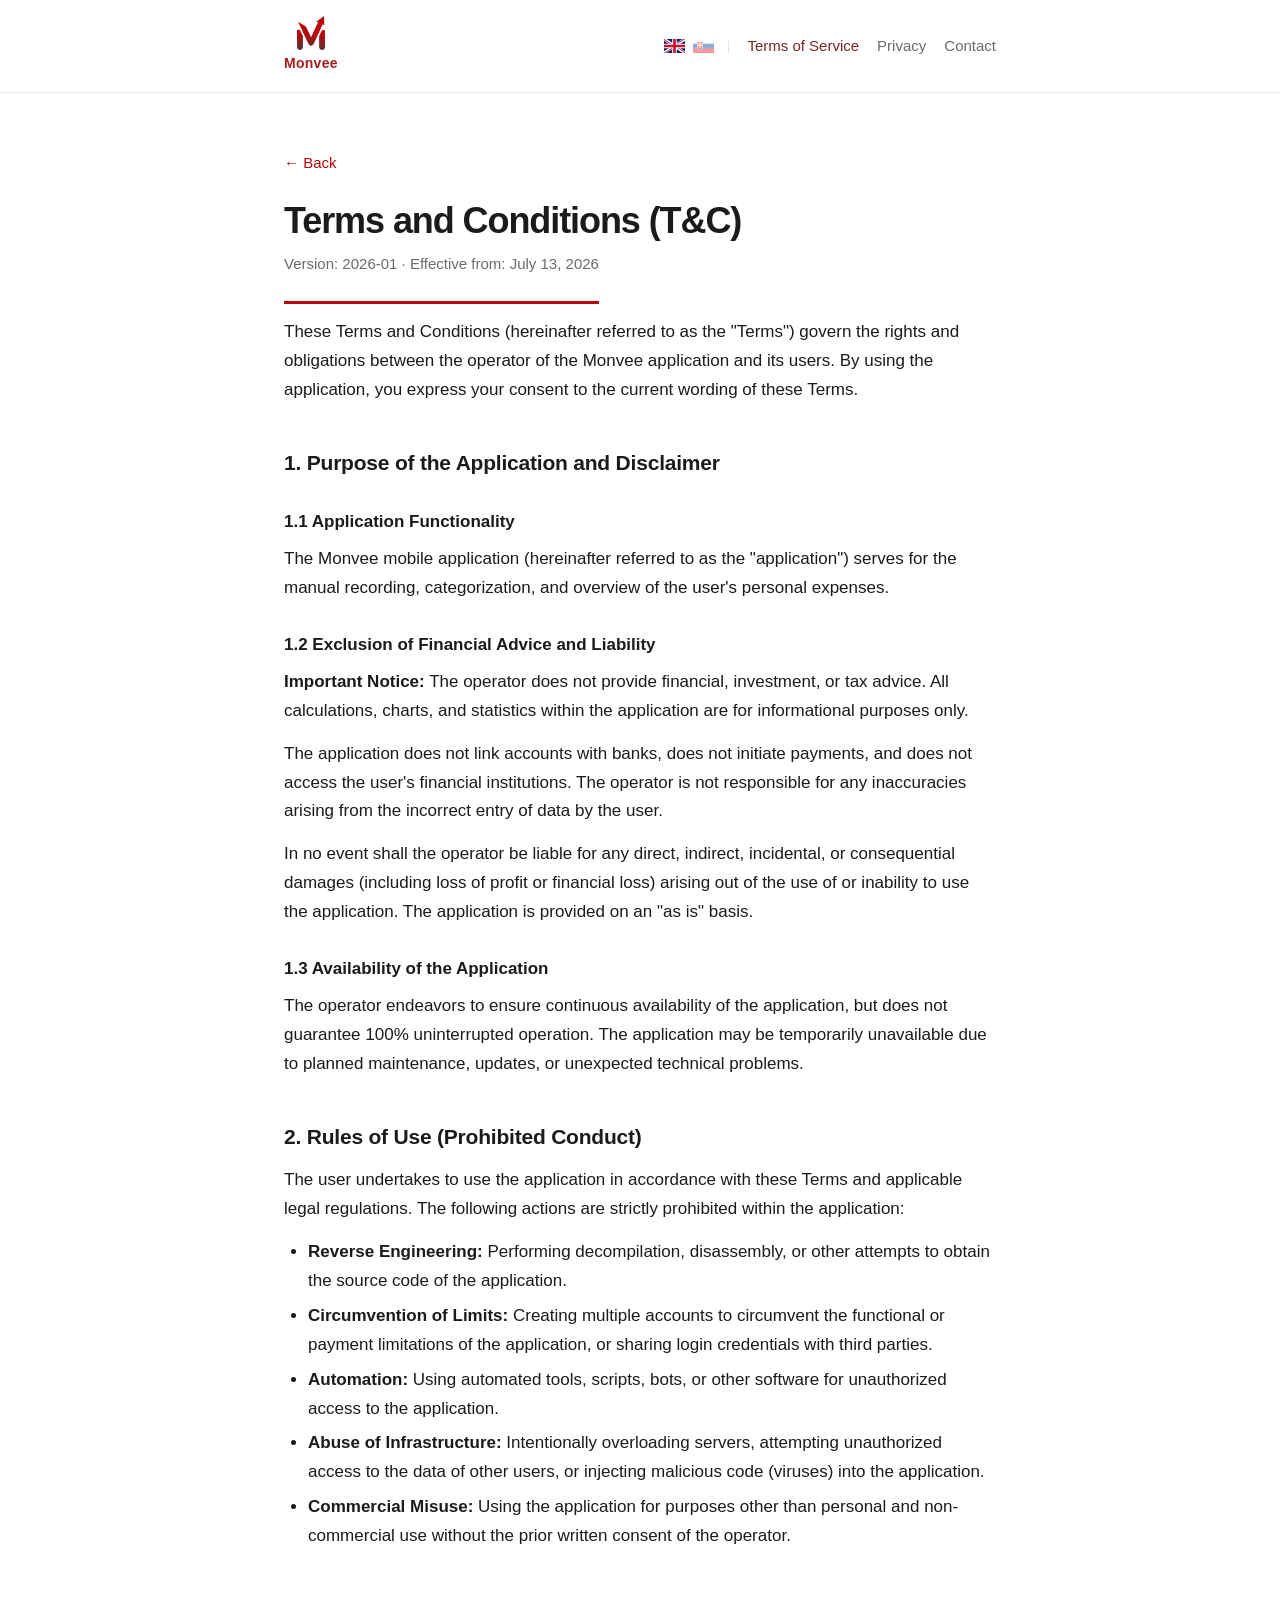
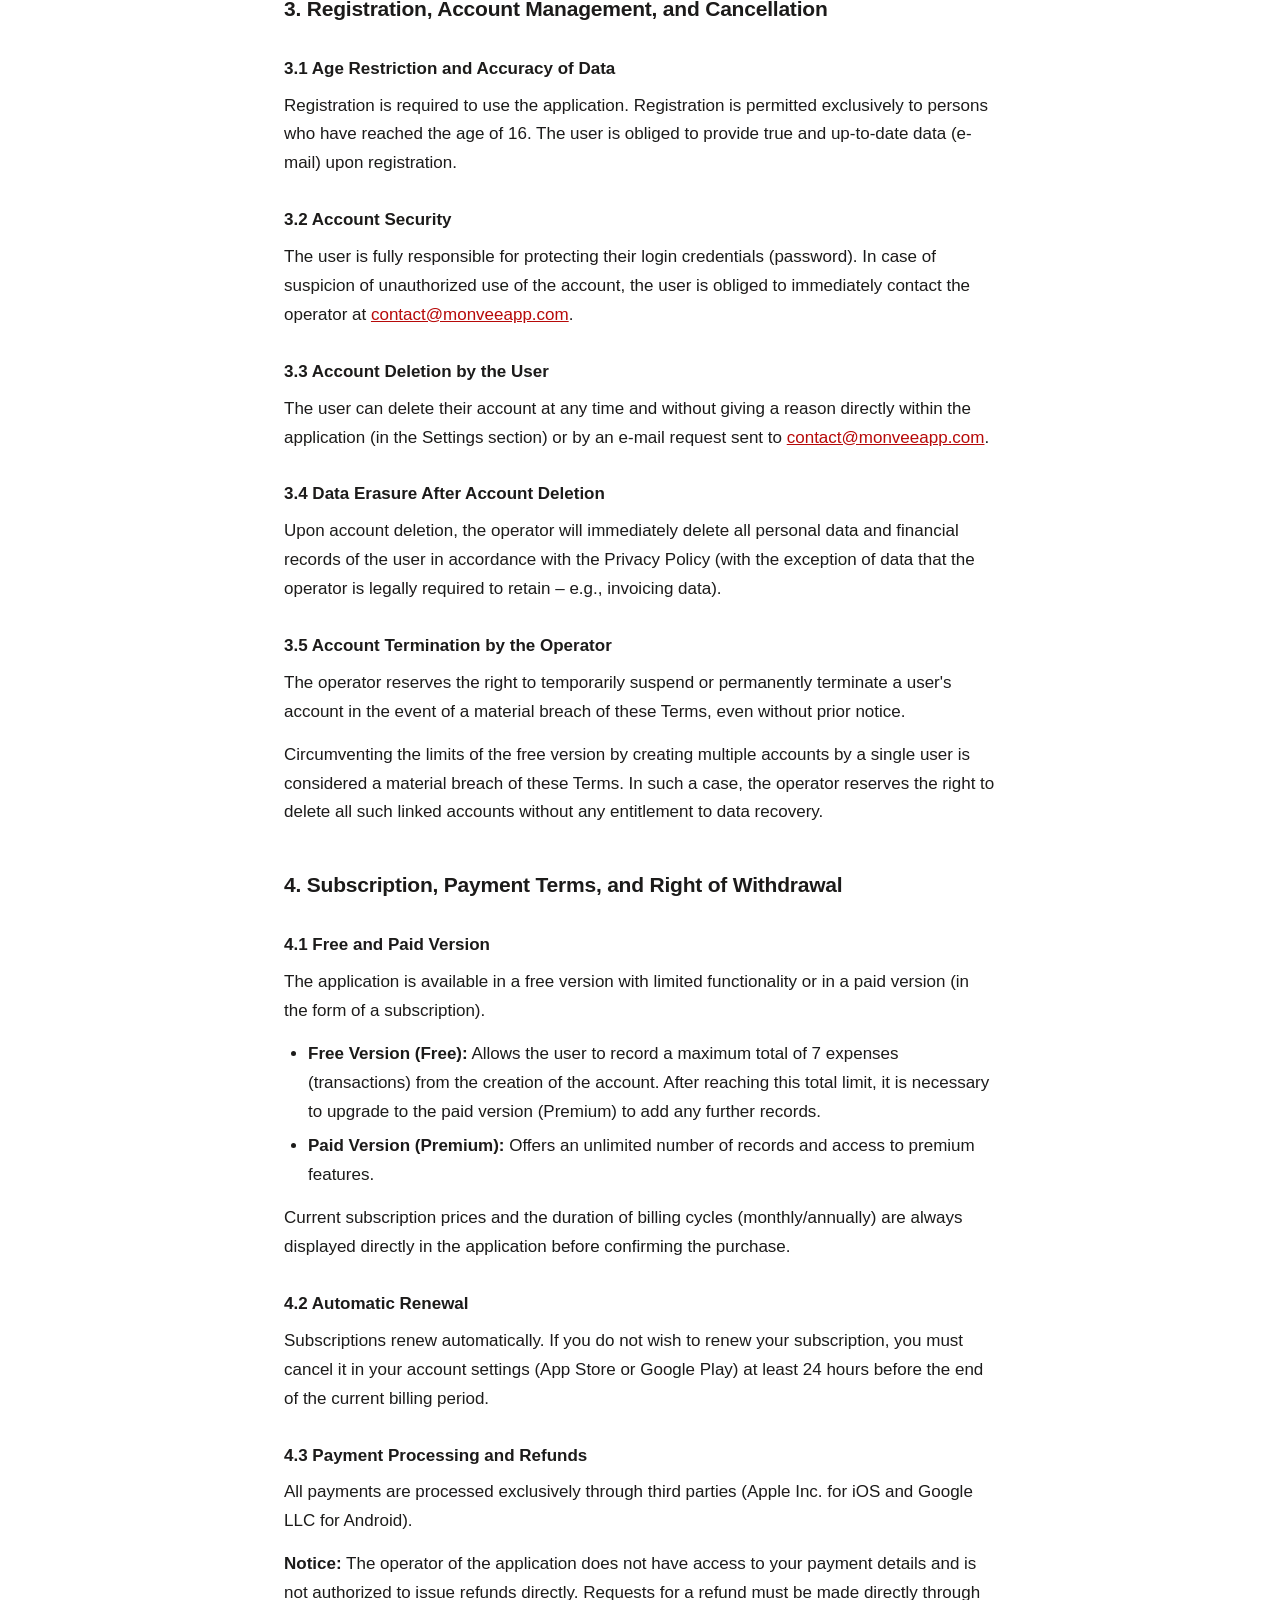
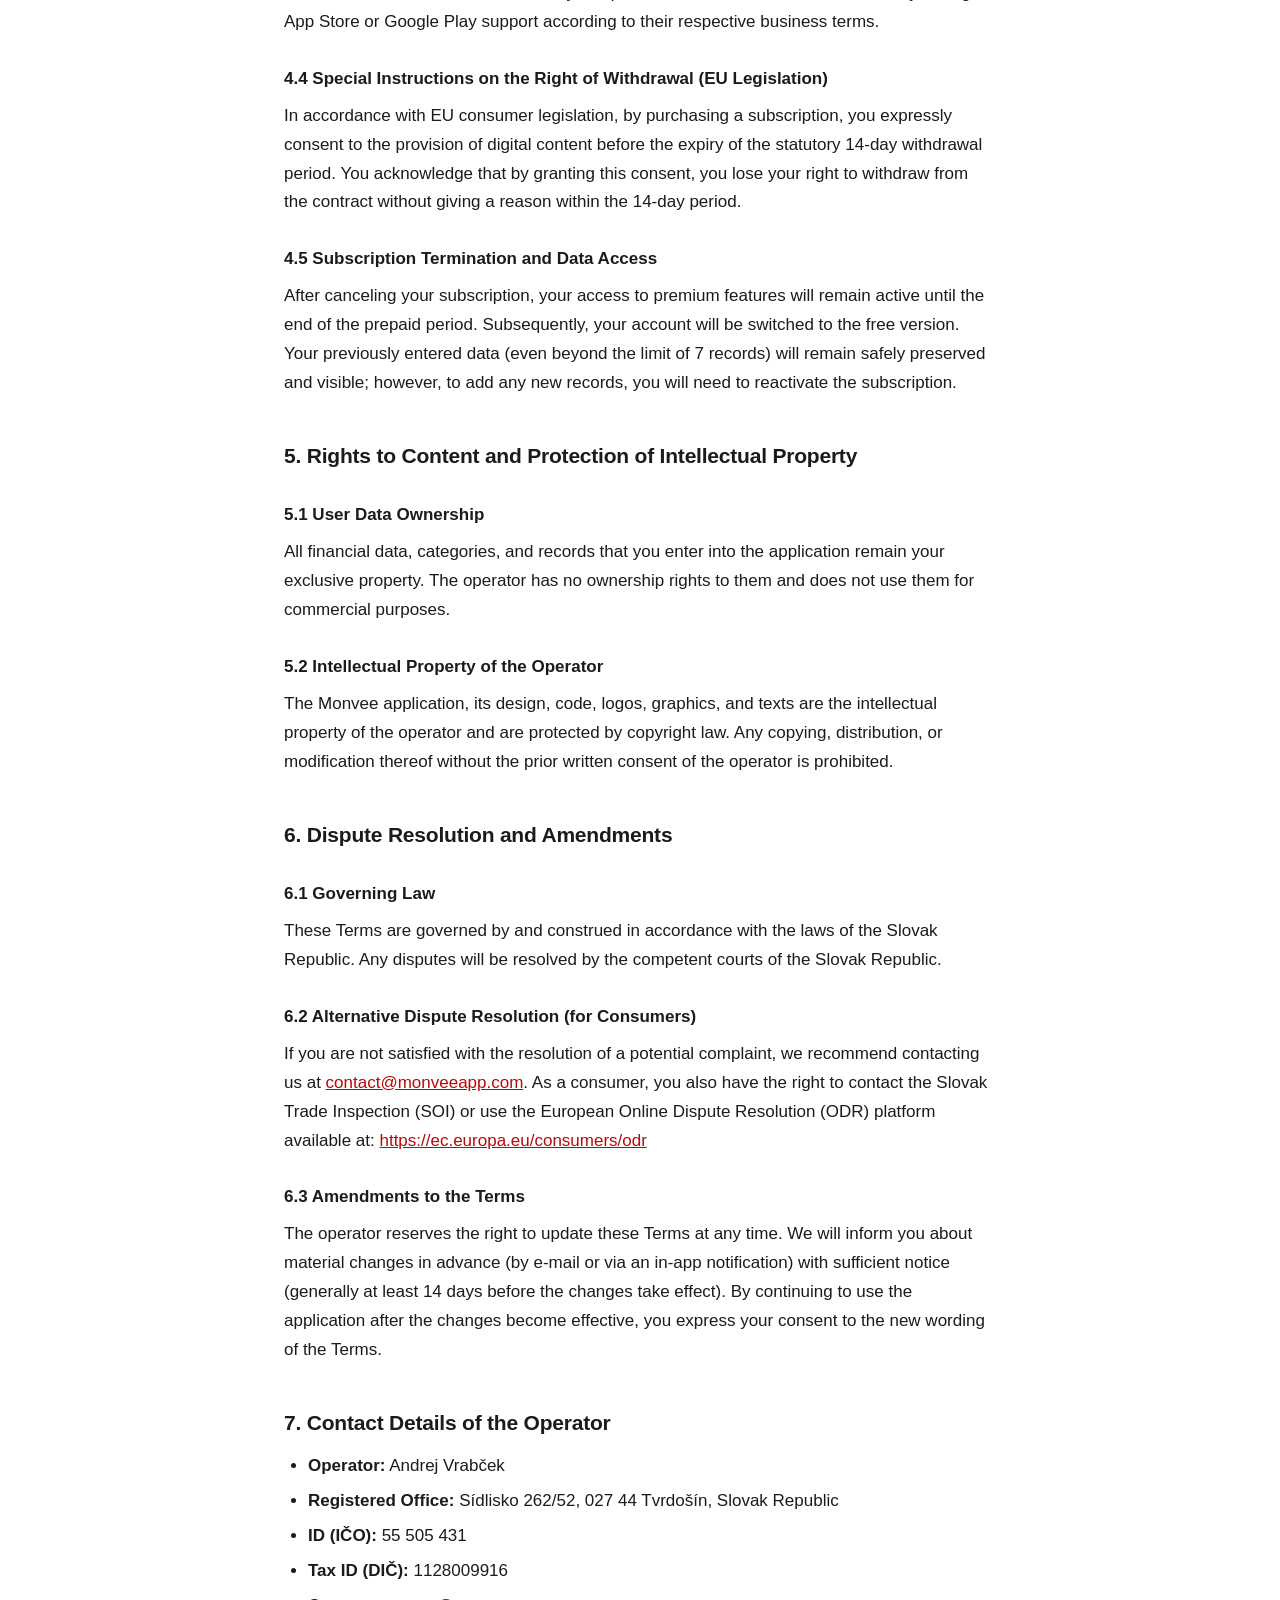
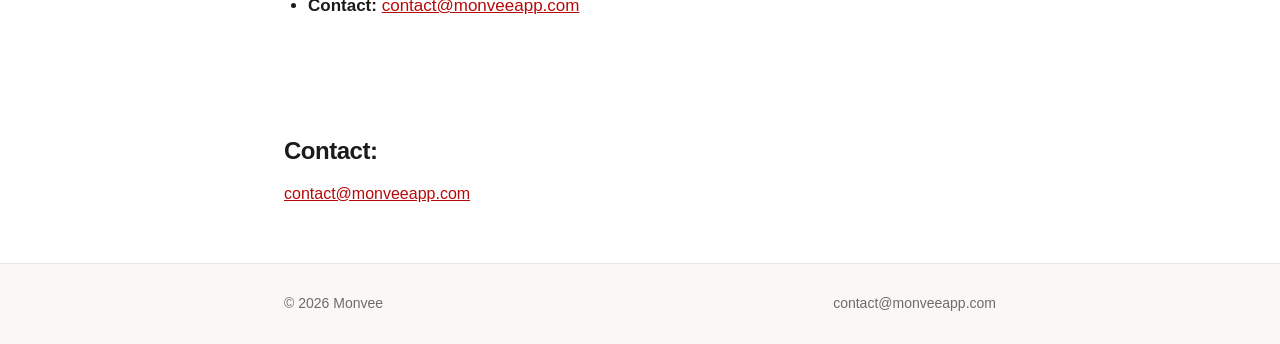
<file: terms.html>
<!DOCTYPE html>
<html lang="en">
<head>
  <meta charset="UTF-8">
  <meta name="viewport" content="width=device-width, initial-scale=1.0">
  <title>Terms and Conditions – Monvee</title>
  <meta name="description" content="Terms and Conditions of the Monvee app.">
  <link rel="icon" type="image/png" href="favicon.png">
  <link rel="apple-touch-icon" href="apple-touch-icon.png">
  <link rel="stylesheet" href="style.css">
</head>
<body>

<header>
  <div class="header-inner">
    <a class="logo" href="index.html">
      <img class="logo-mark" src="logo.png" alt="">
      <span class="logo-text">Monvee</span>
    </a>
    <nav>
      <span class="lang">
        <a class="flag active-lang" href="terms.html" title="English" aria-label="English"><svg viewBox="0 0 60 40" width="21" height="14" aria-hidden="true"><clipPath id="ukc"><rect width="60" height="40"/></clipPath><g clip-path="url(#ukc)"><rect width="60" height="40" fill="#012169"/><path d="M0,0 60,40M60,0 0,40" stroke="#fff" stroke-width="8"/><clipPath id="ukt"><path d="M30,20h30v20zM30,20v20H0zM30,20H0V0zM30,20V0h30z"/></clipPath><path d="M0,0 60,40M60,0 0,40" clip-path="url(#ukt)" stroke="#C8102E" stroke-width="5"/><path d="M30,0v40M0,20h60" stroke="#fff" stroke-width="13"/><path d="M30,0v40M0,20h60" stroke="#C8102E" stroke-width="7.5"/></g><rect width="60" height="40" fill="none" stroke="#00000026" stroke-width="1.4"/></svg></a>
        <a class="flag" href="obchodne-podmienky.html" title="Slovensky" aria-label="Slovensky"><svg viewBox="0 0 900 600" width="21" height="14" aria-hidden="true"><rect width="900" height="600" fill="#fff"/><rect y="200" width="900" height="400" fill="#0B4EA2"/><rect y="400" width="900" height="200" fill="#EE1C25"/><path d="M170 115H430V325C430 425 365 468 300 492C235 468 170 425 170 325Z" fill="#fff"/><path d="M185 130H415V322C415 412 358 452 300 474C242 452 185 412 185 322Z" fill="#EE1C25"/><clipPath id="skclip"><path d="M185 130H415V322C415 412 358 452 300 474C242 452 185 412 185 322Z"/></clipPath><g fill="#fff"><rect x="283" y="150" width="34" height="250"/><rect x="215" y="196" width="170" height="34"/><rect x="185" y="262" width="230" height="34"/></g><g clip-path="url(#skclip)" fill="#0B4EA2"><circle cx="225" cy="490" r="62"/><circle cx="375" cy="490" r="62"/><circle cx="300" cy="475" r="88"/></g><rect width="900" height="600" fill="none" stroke="#00000026" stroke-width="20"/></svg></a>
      </span>
      <a class="active" href="terms.html">Terms of Service</a>
      <a href="privacy.html">Privacy</a>
      <a href="#kontakt">Contact</a>
    </nav>
  </div>
</header>

<main class="doc">
  <a class="back" href="index.html"><span aria-hidden="true">&larr;</span> Back</a>
  <h1>Terms and Conditions (T&amp;C)</h1>
  <p class="doc-meta">Version: 2026-01 &middot; Effective from: July 13, 2026</p>

  <p>These Terms and Conditions (hereinafter referred to as the "Terms") govern the rights and obligations between the operator of the Monvee application and its users. By using the application, you express your consent to the current wording of these Terms.</p>

  <h2>1. Purpose of the Application and Disclaimer</h2>

  <h3>1.1 Application Functionality</h3>
  <p>The Monvee mobile application (hereinafter referred to as the "application") serves for the manual recording, categorization, and overview of the user's personal expenses.</p>

  <h3>1.2 Exclusion of Financial Advice and Liability</h3>
  <p><strong>Important Notice:</strong> The operator does not provide financial, investment, or tax advice. All calculations, charts, and statistics within the application are for informational purposes only.</p>
  <p>The application does not link accounts with banks, does not initiate payments, and does not access the user's financial institutions. The operator is not responsible for any inaccuracies arising from the incorrect entry of data by the user.</p>
  <p>In no event shall the operator be liable for any direct, indirect, incidental, or consequential damages (including loss of profit or financial loss) arising out of the use of or inability to use the application. The application is provided on an "as is" basis.</p>

  <h3>1.3 Availability of the Application</h3>
  <p>The operator endeavors to ensure continuous availability of the application, but does not guarantee 100% uninterrupted operation. The application may be temporarily unavailable due to planned maintenance, updates, or unexpected technical problems.</p>

  <h2>2. Rules of Use (Prohibited Conduct)</h2>
  <p>The user undertakes to use the application in accordance with these Terms and applicable legal regulations. The following actions are strictly prohibited within the application:</p>
  <ul>
    <li><strong>Reverse Engineering:</strong> Performing decompilation, disassembly, or other attempts to obtain the source code of the application.</li>
    <li><strong>Circumvention of Limits:</strong> Creating multiple accounts to circumvent the functional or payment limitations of the application, or sharing login credentials with third parties.</li>
    <li><strong>Automation:</strong> Using automated tools, scripts, bots, or other software for unauthorized access to the application.</li>
    <li><strong>Abuse of Infrastructure:</strong> Intentionally overloading servers, attempting unauthorized access to the data of other users, or injecting malicious code (viruses) into the application.</li>
    <li><strong>Commercial Misuse:</strong> Using the application for purposes other than personal and non-commercial use without the prior written consent of the operator.</li>
  </ul>

  <h2>3. Registration, Account Management, and Cancellation</h2>

  <h3>3.1 Age Restriction and Accuracy of Data</h3>
  <p>Registration is required to use the application. Registration is permitted exclusively to persons who have reached the age of 16. The user is obliged to provide true and up-to-date data (e-mail) upon registration.</p>

  <h3>3.2 Account Security</h3>
  <p>The user is fully responsible for protecting their login credentials (password). In case of suspicion of unauthorized use of the account, the user is obliged to immediately contact the operator at <a href="mailto:contact@monveeapp.com">contact@monveeapp.com</a>.</p>

  <h3>3.3 Account Deletion by the User</h3>
  <p>The user can delete their account at any time and without giving a reason directly within the application (in the Settings section) or by an e-mail request sent to <a href="mailto:contact@monveeapp.com">contact@monveeapp.com</a>.</p>

  <h3>3.4 Data Erasure After Account Deletion</h3>
  <p>Upon account deletion, the operator will immediately delete all personal data and financial records of the user in accordance with the Privacy Policy (with the exception of data that the operator is legally required to retain – e.g., invoicing data).</p>

  <h3>3.5 Account Termination by the Operator</h3>
  <p>The operator reserves the right to temporarily suspend or permanently terminate a user's account in the event of a material breach of these Terms, even without prior notice.</p>
  <p>Circumventing the limits of the free version by creating multiple accounts by a single user is considered a material breach of these Terms. In such a case, the operator reserves the right to delete all such linked accounts without any entitlement to data recovery.</p>

  <h2>4. Subscription, Payment Terms, and Right of Withdrawal</h2>

  <h3>4.1 Free and Paid Version</h3>
  <p>The application is available in a free version with limited functionality or in a paid version (in the form of a subscription).</p>
  <ul>
    <li><strong>Free Version (Free):</strong> Allows the user to record a maximum total of 7 expenses (transactions) from the creation of the account. After reaching this total limit, it is necessary to upgrade to the paid version (Premium) to add any further records.</li>
    <li><strong>Paid Version (Premium):</strong> Offers an unlimited number of records and access to premium features.</li>
  </ul>
  <p>Current subscription prices and the duration of billing cycles (monthly/annually) are always displayed directly in the application before confirming the purchase.</p>

  <h3>4.2 Automatic Renewal</h3>
  <p>Subscriptions renew automatically. If you do not wish to renew your subscription, you must cancel it in your account settings (App Store or Google Play) at least 24 hours before the end of the current billing period.</p>

  <h3>4.3 Payment Processing and Refunds</h3>
  <p>All payments are processed exclusively through third parties (Apple Inc. for iOS and Google LLC for Android).</p>
  <p><strong>Notice:</strong> The operator of the application does not have access to your payment details and is not authorized to issue refunds directly. Requests for a refund must be made directly through App Store or Google Play support according to their respective business terms.</p>

  <h3>4.4 Special Instructions on the Right of Withdrawal (EU Legislation)</h3>
  <p>In accordance with EU consumer legislation, by purchasing a subscription, you expressly consent to the provision of digital content before the expiry of the statutory 14-day withdrawal period. You acknowledge that by granting this consent, you lose your right to withdraw from the contract without giving a reason within the 14-day period.</p>

  <h3>4.5 Subscription Termination and Data Access</h3>
  <p>After canceling your subscription, your access to premium features will remain active until the end of the prepaid period. Subsequently, your account will be switched to the free version. Your previously entered data (even beyond the limit of 7 records) will remain safely preserved and visible; however, to add any new records, you will need to reactivate the subscription.</p>

  <h2>5. Rights to Content and Protection of Intellectual Property</h2>

  <h3>5.1 User Data Ownership</h3>
  <p>All financial data, categories, and records that you enter into the application remain your exclusive property. The operator has no ownership rights to them and does not use them for commercial purposes.</p>

  <h3>5.2 Intellectual Property of the Operator</h3>
  <p>The Monvee application, its design, code, logos, graphics, and texts are the intellectual property of the operator and are protected by copyright law. Any copying, distribution, or modification thereof without the prior written consent of the operator is prohibited.</p>

  <h2>6. Dispute Resolution and Amendments</h2>

  <h3>6.1 Governing Law</h3>
  <p>These Terms are governed by and construed in accordance with the laws of the Slovak Republic. Any disputes will be resolved by the competent courts of the Slovak Republic.</p>

  <h3>6.2 Alternative Dispute Resolution (for Consumers)</h3>
  <p>If you are not satisfied with the resolution of a potential complaint, we recommend contacting us at <a href="mailto:contact@monveeapp.com">contact@monveeapp.com</a>. As a consumer, you also have the right to contact the Slovak Trade Inspection (SOI) or use the European Online Dispute Resolution (ODR) platform available at: <a href="https://ec.europa.eu/consumers/odr" target="_blank" rel="noopener">https://ec.europa.eu/consumers/odr</a></p>

  <h3>6.3 Amendments to the Terms</h3>
  <p>The operator reserves the right to update these Terms at any time. We will inform you about material changes in advance (by e-mail or via an in-app notification) with sufficient notice (generally at least 14 days before the changes take effect). By continuing to use the application after the changes become effective, you express your consent to the new wording of the Terms.</p>

  <h2>7. Contact Details of the Operator</h2>
  <ul>
    <li><strong>Operator:</strong> Andrej Vrabček</li>
    <li><strong>Registered Office:</strong> Sídlisko 262/52, 027 44 Tvrdošín, Slovak Republic</li>
    <li><strong>ID (IČO):</strong> 55 505 431</li>
    <li><strong>Tax ID (DIČ):</strong> 1128009916</li>
    <li><strong>Contact:</strong> <a href="mailto:contact@monveeapp.com">contact@monveeapp.com</a></li>
  </ul>

</main>

<section class="contact" id="kontakt">
  <h2>Contact:</h2>
  <p><a href="mailto:contact@monveeapp.com">contact@monveeapp.com</a></p>
</section>

<footer>
  <div class="footer-inner">
    <span>© 2026 Monvee</span>
    <a href="mailto:contact@monveeapp.com">contact@monveeapp.com</a>
  </div>
</footer>

</body>
</html>
</file>
<file: style.css>
:root {
  --red: #B70909;
  --ink: #1C1B1A;
  --muted: #6E6A66;
  --line: #E9E5E1;
  --bg: #FFFFFF;
  --bg-soft: #FAF8F6;
}

* { margin: 0; padding: 0; box-sizing: border-box; }

html { scroll-behavior: smooth; }
@media (prefers-reduced-motion: reduce) {
  html { scroll-behavior: auto; }
}

body {
  font-family: "Inter", -apple-system, BlinkMacSystemFont, "Segoe UI", sans-serif;
  color: var(--ink);
  background: var(--bg);
  line-height: 1.7;
  font-size: 17px;
}

/* ---------- Header ---------- */
header {
  border-bottom: 1px solid var(--line);
  background: var(--bg);
  position: sticky;
  top: 0;
  z-index: 10;
}

.header-inner {
  max-width: 760px;
  margin: 0 auto;
  padding: 16px 24px;
  display: flex;
  align-items: center;
  justify-content: space-between;
}

.logo {
  display: flex;
  flex-direction: column;
  align-items: center;
  gap: 2px;
  text-decoration: none;
}

.logo-mark {
  height: 34px;
  width: auto;
  display: block;
}

.logo-text {
  color: #AA1D1D;
  font-weight: 700;
  font-size: 14px;
  letter-spacing: 0.02em;
}

nav {
  display: flex;
  align-items: center;
  flex-wrap: wrap;
  gap: 8px 18px;
}

nav a {
  text-decoration: none;
  color: var(--muted);
  font-size: 15px;
}

.lang {
  display: inline-flex;
  align-items: center;
  gap: 8px;
  padding-right: 14px;
  border-right: 1px solid var(--line);
}

.lang .flag {
  display: inline-flex;
  line-height: 0;
  opacity: 0.45;
  border-radius: 2px;
}

.lang .flag:hover, .lang .flag:focus-visible { opacity: 1; }

.lang .flag.active-lang { opacity: 1; }

nav a:hover, nav a:focus-visible { color: #7D2524; }

nav a.active { color: #7D2524; }

a:focus-visible {
  outline: 2px solid var(--red);
  outline-offset: 3px;
  border-radius: 2px;
}

/* ---------- Hero (index) ---------- */
.hero {
  max-width: 760px;
  margin: 0 auto;
  padding: 72px 24px 56px;
}

.hero h1 {
  font-size: clamp(26px, 4.4vw, 38px);
  letter-spacing: -0.03em;
  line-height: 1.1;
  margin-bottom: 20px;
}

.hero h1 .accent { color: var(--red); }

.hero .lead {
  font-size: 19px;
  line-height: 1.65;
  color: var(--ink);
  max-width: 60ch;
  margin-bottom: 28px;
}

.hero-features {
  display: grid;
  grid-template-columns: 1fr 1fr;
  gap: 14px;
}

.feature {
  background: var(--bg-soft);
  border: 1px solid var(--line);
  border-radius: 14px;
  padding: 20px 22px;
}

.feature-icon {
  display: block;
  color: var(--red);
  margin-bottom: 12px;
}

.feature p {
  color: var(--muted);
  font-size: 17px;
  line-height: 1.65;
  margin: 0 0 10px;
}

.feature p:last-child { margin-bottom: 0; }

@media (max-width: 620px) {
  .hero-features { grid-template-columns: 1fr; }
}

/* ---------- Documents (index) ---------- */
.doc-list {
  max-width: 760px;
  margin: 0 auto;
  padding: 8px 24px 80px;
  display: grid;
  gap: 14px;
}

.doc-list h2 {
  font-size: 24px;
  letter-spacing: -0.02em;
  margin-bottom: 2px;
  padding-top: 24px;
  border-top: 1px solid var(--line);
}

.doc-list-intro {
  color: var(--muted);
  font-size: 15px;
  margin-bottom: 8px;
}

.doc-card {
  display: block;
  text-decoration: none;
  color: var(--ink);
  border: 1px solid var(--line);
  border-radius: 14px;
  padding: 22px 24px;
  background: var(--bg-soft);
  transition: border-color .15s ease, transform .15s ease;
}

.doc-card:hover, .doc-card:focus-visible {
  border-color: var(--red);
  transform: translateY(-2px);
}

.doc-card h3 {
  font-size: 19px;
  letter-spacing: -0.01em;
  margin-bottom: 4px;
}

.doc-card span {
  color: var(--muted);
  font-size: 15px;
}

/* ---------- Contact ---------- */
.contact {
  max-width: 760px;
  margin: 0 auto;
  padding: 0 24px 56px;
}

.contact h2 {
  font-size: 24px;
  letter-spacing: -0.02em;
  margin-bottom: 8px;
}

.contact p {
  font-size: 16px;
  color: var(--ink);
}

.contact a { color: var(--red); }

/* ---------- Legal document pages ---------- */
main.doc {
  max-width: 760px;
  margin: 0 auto;
  padding: 56px 24px 96px;
}

.back {
  display: inline-block;
  text-decoration: none;
  color: var(--muted);
  font-size: 15px;
  margin-bottom: 24px;
}

.back:hover, .back:focus-visible { color: var(--red); }

main.doc h1 {
  font-size: clamp(26px, 4.5vw, 36px);
  letter-spacing: -0.03em;
  line-height: 1.2;
  margin-bottom: 8px;
}

.doc-meta {
  color: var(--muted);
  font-size: 15px;
  margin-bottom: 40px;
  padding-bottom: 24px;
  border-bottom: 3px solid var(--red);
  display: inline-block;
}

main.doc h2 {
  font-size: 21px;
  letter-spacing: -0.01em;
  margin: 40px 0 12px;
}

main.doc h3 {
  font-size: 17px;
  margin: 28px 0 8px;
}

main.doc p { margin-bottom: 14px; }

main.doc ul, main.doc ol {
  margin: 0 0 14px 24px;
}

main.doc li { margin-bottom: 6px; }

main.doc a { color: var(--red); }

/* ---------- Footer ---------- */
footer {
  border-top: 1px solid var(--line);
  background: var(--bg-soft);
}

.footer-inner {
  max-width: 760px;
  margin: 0 auto;
  padding: 28px 24px;
  display: flex;
  flex-wrap: wrap;
  gap: 8px 24px;
  justify-content: space-between;
  color: var(--muted);
  font-size: 14px;
}

.footer-inner a {
  color: var(--muted);
  text-decoration: none;
}

.footer-inner a:hover { color: var(--red); }

@media (max-width: 680px) {
  .header-inner {
    flex-direction: column;
    gap: 12px;
    padding: 14px 16px;
  }

  nav {
    justify-content: center;
    gap: 8px 16px;
  }

  .hero { padding: 44px 20px 40px; }
  .doc-list, .contact { padding-left: 20px; padding-right: 20px; }
  main.doc { padding: 36px 20px 72px; }
  .feature { padding: 18px; }
  .footer-inner { justify-content: center; text-align: center; }
}
</file>
